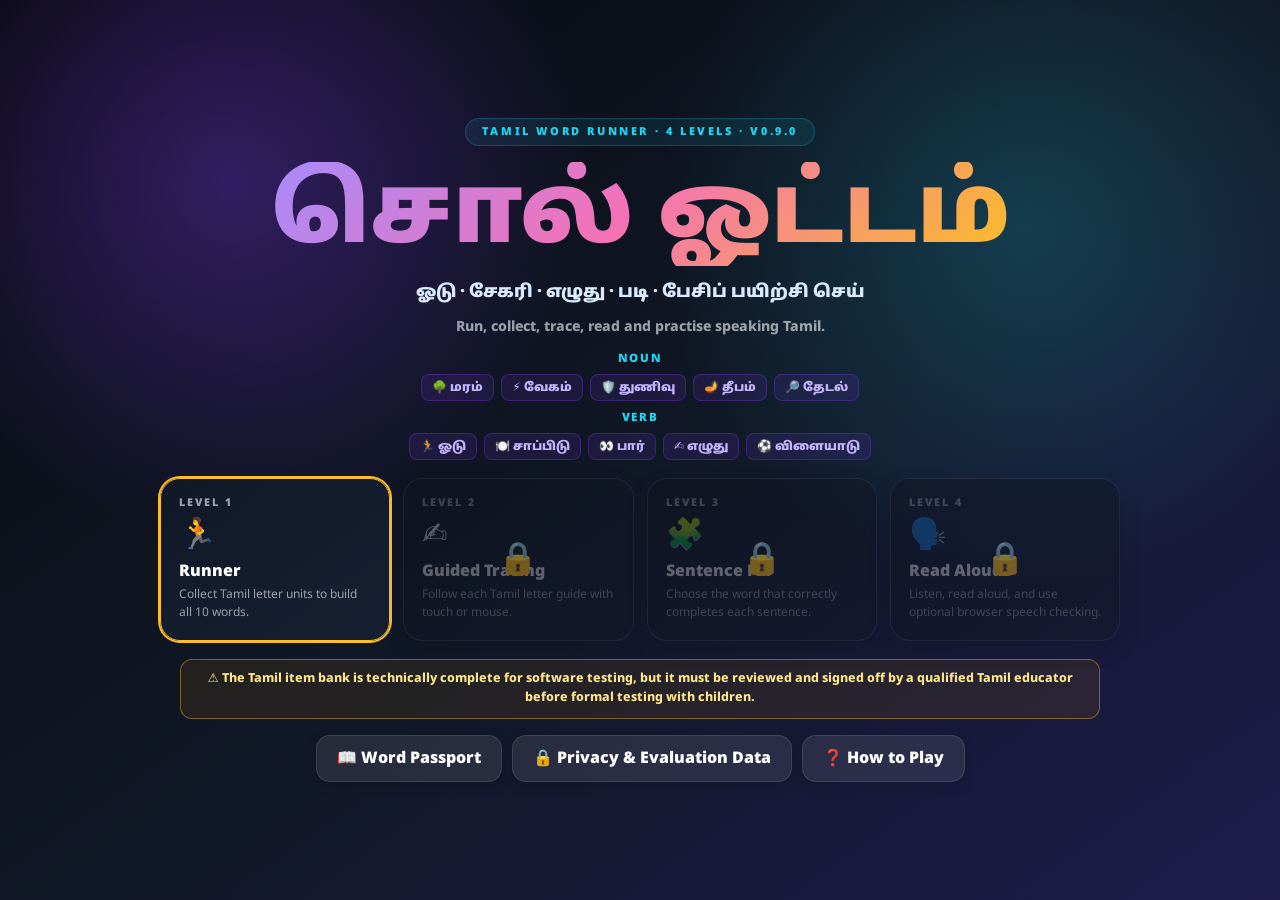
<file: index.html>
<!DOCTYPE html>
<html lang="ta">
<head>
  <meta charset="UTF-8">
  <meta name="viewport" content="width=device-width, initial-scale=1.0, viewport-fit=cover">
  <meta name="theme-color" content="#7c3aed">
  <meta name="description" content="Sol Oottam is a bilingual Tamil word-learning runner prototype for learners aged 7 to 12.">
  <title>சொல் ஓட்டம் · Tamil Word Runner</title>
  <link rel="preconnect" href="https://fonts.googleapis.com">
  <link rel="preconnect" href="https://fonts.gstatic.com" crossorigin>
  <link href="https://fonts.googleapis.com/css2?family=Fredoka:wght@600;700&family=Nunito:wght@400;700;800;900&family=Noto+Sans+Tamil:wght@400;700;800;900&display=swap" rel="stylesheet">
  <link rel="stylesheet" href="styles.css">
  <script src="words.js" defer></script>
  <script src="app.js" defer></script>
</head>
<body>
  <a class="skip-link" href="#mainContent">Skip to main content</a>
  <main id="mainContent">
    <section id="hubScreen" class="screen active" aria-labelledby="hubTitle">
      <div class="hub-shell">
        <div class="eyebrow">Tamil Word Runner · 4 Levels · v<span id="versionLabel">0.9.0</span></div>
        <h1 class="hub-title" id="hubTitle">சொல் ஓட்டம்</h1>
        <p class="hub-sub">ஓடு · சேகரி · எழுது · படி · பேசிப் பயிற்சி செய்</p>
        <p class="hub-explainer">Run, collect, trace, read and practise speaking Tamil.</p>
        <div id="homeChips" class="home-word-groups" aria-label="Tamil word bank"></div>
        <div id="levelGrid" class="level-grid" aria-label="Learning levels"></div>
        <p class="review-banner" role="note">⚠️ The Tamil item bank is technically complete for software testing, but it must be reviewed and signed off by a qualified Tamil educator before formal testing with children.</p>
        <div class="actions">
          <button type="button" class="btn" id="passportBtn">📖 Word Passport</button>
          <button type="button" class="btn" id="dataBtn">🔒 Privacy &amp; Evaluation Data</button>
          <button type="button" class="btn" id="guideBtn">❓ How to Play</button>
        </div>
      </div>
    </section>

    <section id="gameScreen" class="screen" aria-label="Level 1 runner">
      <div class="game-wrap">
        <div class="hud">
          <div class="word-progress" id="wordProgress" aria-label="Current word progress"></div>
          <div class="hud-stats">
            <div class="hud-col"><span class="hud-label">Score</span><span class="hud-val" id="scoreDisplay">0</span></div>
            <div class="hud-col"><span class="hud-label">Streak</span><span class="hud-val" id="streakDisplay">0</span></div>
            <div class="hud-col"><span class="hud-label">Lives</span><span class="hud-val lives-compact" id="livesDisplay">❤️❤️❤️</span></div>
            <button type="button" id="pauseBtn" class="btn small" aria-pressed="false">⏸ Pause</button>
            <button type="button" id="endBtn" class="btn small">⬅ Hub</button>
          </div>
        </div>
        <canvas id="gameCanvas" width="780" height="410" aria-label="Runner game canvas"></canvas>
        <div class="footer-tracker" id="footerTracker" aria-label="Collected words"></div>
      </div>
      <div class="mobile-controls" aria-label="Lane controls">
        <button type="button" id="upBtn" aria-label="Move up one lane">▲</button>
        <button type="button" id="downBtn" aria-label="Move down one lane">▼</button>
      </div>
      <p class="game-hint">Swipe ↑↓ or press Arrow/W/S keys · Catch the glowing letter · Avoid obstacles</p>
    </section>

    <section id="traceScreen" class="screen" aria-labelledby="traceHeading">
      <div class="activity-shell">
        <div class="eyebrow">Level 2 · Guided Tracing ✍️</div>
        <h2 class="panel-title" id="traceHeading">Trace: <span id="traceWord" class="accent"></span></h2>
        <div class="trace-progress" id="traceProgress" aria-label="Letter progress"></div>
        <p class="instruction">Trace the highlighted shape: <strong id="traceLetter" class="large-accent"></strong></p>
        <canvas id="traceCanvas" width="690" height="285" aria-label="Guided Tamil letter tracing canvas"></canvas>
        <p class="trace-feedback" id="traceFeedback" aria-live="polite">Trace over the large letter with your finger or mouse.</p>
        <p class="trace-metrics" id="traceMetrics">On-guide: 0% · Coverage: 0%</p>
        <div class="lives-row" id="traceLivesRow" aria-label="Lives remaining"></div>
        <div class="actions">
          <button type="button" id="clearTraceBtn" class="btn">🗑 Clear</button>
          <button type="button" id="finishTraceBtn" class="btn primary">✓ Check Trace</button>
          <button type="button" id="skipTraceLetterBtn" class="btn small">Skip Letter −❤️</button>
        </div>
        <button type="button" id="backFromTraceBtn" class="btn small">← Hub</button>
        <p class="privacy-note">This activity checks whether the stroke follows the guide. It is guided practice, not handwriting diagnosis.</p>
      </div>
    </section>

    <section id="sentenceScreen" class="screen" aria-labelledby="sentenceHeading">
      <div class="activity-shell">
        <div class="eyebrow">Level 3 · Complete the Sentences 🧩</div>
        <h2 class="visually-hidden" id="sentenceHeading">Tamil sentence completion activity</h2>
        <div class="progress-dots" id="sentenceDots" aria-label="Sentence progress"></div>
        <div class="lives-row" id="sentLivesRow" aria-label="Lives remaining"></div>
        <div class="sentence-card">
          <div class="sentence-text" id="sentenceText"></div>
          <div class="sentence-en" id="sentenceEn"></div>
        </div>
        <button type="button" id="listenSentenceBtn" class="btn small">🔊 Listen to Complete Sentence</button>
        <p id="sentFeedback" class="activity-feedback" aria-live="polite"></p>
        <div class="word-options" id="wordOptions" aria-label="Answer choices"></div>
        <button type="button" id="backFromSentBtn" class="btn small">← Hub</button>
      </div>
    </section>

    <section id="readScreen" class="screen" aria-labelledby="readHeading">
      <div class="activity-shell">
        <div class="eyebrow">Level 4 · Read Aloud Practice 🗣️</div>
        <h2 class="visually-hidden" id="readHeading">Tamil read-aloud practice</h2>
        <div class="progress-dots" id="readDots" aria-label="Read-aloud progress"></div>
        <div class="lives-row" id="readLivesRow" aria-label="Lives remaining"></div>
        <div class="read-card">
          <div class="read-sentence" id="readSentence"></div>
          <div class="read-en" id="readEn"></div>
          <div class="read-status" id="readStatus" aria-live="polite">Press Listen to hear the sentence first.</div>
          <div class="transcript-preview" id="transcriptPreview" hidden></div>
        </div>
        <div class="actions">
          <button type="button" id="listenReadBtn" class="btn">🔊 Listen</button>
          <button type="button" id="speakCheckBtn" class="btn primary" disabled>🎤 Speak &amp; Check</button>
          <button type="button" id="manualReadBtn" class="btn success" hidden disabled>✓ I Practised It</button>
          <button type="button" id="skipReadBtn" class="btn small">Skip −❤️</button>
        </div>
        <button type="button" id="backFromReadBtn" class="btn small">← Hub</button>
        <p class="privacy-note">Sol Oottam does not save audio or recognised text. Browser speech services may process microphone audio when speech checking is used.</p>
      </div>
    </section>

    <section id="resultsScreen" class="screen" aria-labelledby="resultsHeading">
      <div class="results-shell">
        <div class="eyebrow">🏆 நிலை முடிந்தது!</div>
        <h2 class="visually-hidden" id="resultsHeading">Final results</h2>
        <div class="stars-row" id="starsRow" aria-label="Stars earned"></div>
        <div class="result-label">Final Score</div>
        <div class="results-score" id="finalScore">0</div>
        <div class="results-grid" id="resultsGrid"></div>
        <div class="actions">
          <button type="button" id="playAgainBtn" class="btn primary">மீண்டும் விளையாடு</button>
          <button type="button" class="btn homeReturn">← Home</button>
        </div>
      </div>
    </section>

    <section id="passportScreen" class="screen overlay" aria-labelledby="passportHeading">
      <div class="eyebrow">Tamil Word Passport 📖</div>
      <h2 class="panel-title" id="passportHeading">Learned Words</h2>
      <p id="passportStats" class="summary-line"></p>
      <div class="passport-list" id="passportList"></div>
      <div class="actions overlay-actions">
        <button type="button" id="resetProgressBtn" class="btn danger">Reset Learning Progress</button>
        <button type="button" class="btn primary homeReturn">← Back</button>
      </div>
    </section>

    <section id="dataScreen" class="screen overlay" aria-labelledby="dataHeading">
      <div class="eyebrow">Evaluation Data 🧪</div>
      <h2 class="panel-title" id="dataHeading">Local Test Records</h2>
      <div class="data-panel">
        <label for="participantCode">Anonymous participant code</label>
        <div class="input-row">
          <input id="participantCode" type="text" maxlength="24" autocomplete="off" spellcheck="false" aria-describedby="participantHelp">
          <button type="button" id="newParticipantCodeBtn" class="btn small">Generate</button>
        </div>
        <p id="participantHelp" class="privacy-note">Use a code, not a participant's name, email address or student number.</p>
        <div id="dataStats" class="data-stats"></div>
        <p class="privacy-note">Records remain in this browser until cleared. Exports contain task events and device information, but no audio or recognised transcript.</p>
      </div>
      <div class="actions overlay-actions">
        <button type="button" id="exportCsvBtn" class="btn primary">⬇ Export CSV</button>
        <button type="button" id="exportJsonBtn" class="btn">⬇ Export JSON</button>
        <button type="button" id="clearLogsBtn" class="btn danger">Clear Evaluation Data</button>
        <button type="button" class="btn homeReturn">← Back</button>
      </div>
    </section>

    <section id="guideScreen" class="screen overlay" aria-labelledby="guideHeading">
      <div class="eyebrow">How to Play</div>
      <h2 class="panel-title" id="guideHeading">4 Levels of Tamil Learning</h2>
      <div class="guide-box">
        <ol class="guide-list">
          <li><strong>Runner 🏃:</strong> Catch the highlighted Tamil letter shown in the top bar. Avoid obstacles and collect all 10 words.</li>
          <li><strong>Guided Tracing ✍️:</strong> Trace each letter over its guide. The check considers path length, on-guide accuracy and guide coverage. It is practice rather than a formal handwriting assessment.</li>
          <li><strong>Sentence Fill 🧩:</strong> Choose the correct Tamil word to complete each sentence. Incorrect answers use one life.</li>
          <li><strong>Read Aloud Practice 🗣️:</strong> Listen, read the sentence aloud, and use Tamil browser speech checking where supported. A clearly labelled self-confirmation fallback is provided when recognition is unavailable or unreliable.</li>
          <li>Progress and evaluation events are stored locally. Use <em>Evaluation Data</em> to export CSV or JSON for testing.</li>
          <li><strong>Controls:</strong> Arrow Up/Down, W/S, on-screen arrows, or swipe up/down.</li>
        </ol>
      </div>
      <button type="button" class="btn primary homeReturn">← Back</button>
    </section>
  </main>

  <div id="toast" role="status" aria-live="polite"></div>

  <div id="revealOverlay" class="overlay modal-overlay" role="dialog" aria-modal="true" aria-labelledby="revealWord">
    <div class="eyebrow">✓ Word Collected!</div>
    <div id="revealIcon" class="reveal-icon">🌳</div>
    <div class="reveal-word" id="revealWord"></div>
    <div class="reveal-tiles" id="revealTiles"></div>
    <div class="reveal-english" id="revealEnglish"></div>
    <div class="reveal-meaning" id="revealMeaning"></div>
    <div class="reveal-example" id="revealExample"></div>
    <div class="actions">
      <button type="button" class="btn" id="listenLettersBtn">🔊 Listen to Letters</button>
      <button type="button" class="btn" id="listenWordBtn">🔊 Full Word</button>
      <button type="button" class="btn primary" id="continueBtn">Continue →</button>
    </div>
  </div>

  <div id="levelWinOverlay" class="overlay modal-overlay" role="dialog" aria-modal="true" aria-labelledby="lvlWinTitle">
    <div class="win-icon" id="lvlWinIcon">🎉</div>
    <div class="eyebrow" id="lvlWinLabel">Level Complete!</div>
    <h2 class="panel-title" id="lvlWinTitle"></h2>
    <p class="modal-copy" id="lvlWinMsg"></p>
    <div class="actions">
      <button type="button" class="btn primary" id="nextLevelBtn">Next Level →</button>
      <button type="button" class="btn homeReturn">← Hub</button>
    </div>
  </div>

  <div id="levelFailOverlay" class="overlay modal-overlay" role="dialog" aria-modal="true" aria-labelledby="failTitle">
    <div class="fail-icon">💔</div>
    <div class="eyebrow">Out of Lives!</div>
    <h2 class="panel-title" id="failTitle">Try Again</h2>
    <p class="modal-copy" id="failMsg">Keep practising.</p>
    <div class="actions">
      <button type="button" class="btn primary" id="retryBtn">🔄 Try Again</button>
      <button type="button" class="btn homeReturn">← Hub</button>
    </div>
  </div>

  <div id="confirmOverlay" class="overlay modal-overlay" role="dialog" aria-modal="true" aria-labelledby="confirmTitle">
    <div class="eyebrow">Please Confirm</div>
    <h2 class="panel-title" id="confirmTitle">Confirm action</h2>
    <p class="modal-copy" id="confirmMessage"></p>
    <div class="actions">
      <button type="button" class="btn danger" id="confirmYesBtn">Confirm</button>
      <button type="button" class="btn" id="confirmNoBtn">Cancel</button>
    </div>
  </div>

  <div id="fatalOverlay" class="overlay modal-overlay" role="alertdialog" aria-modal="true" aria-labelledby="fatalTitle">
    <div class="fail-icon">⚠️</div>
    <div class="eyebrow">Content Validation Error</div>
    <h2 class="panel-title" id="fatalTitle">The word bank could not be loaded safely.</h2>
    <pre id="fatalMessage" class="fatal-message"></pre>
  </div>
</body>
</html>
</file>
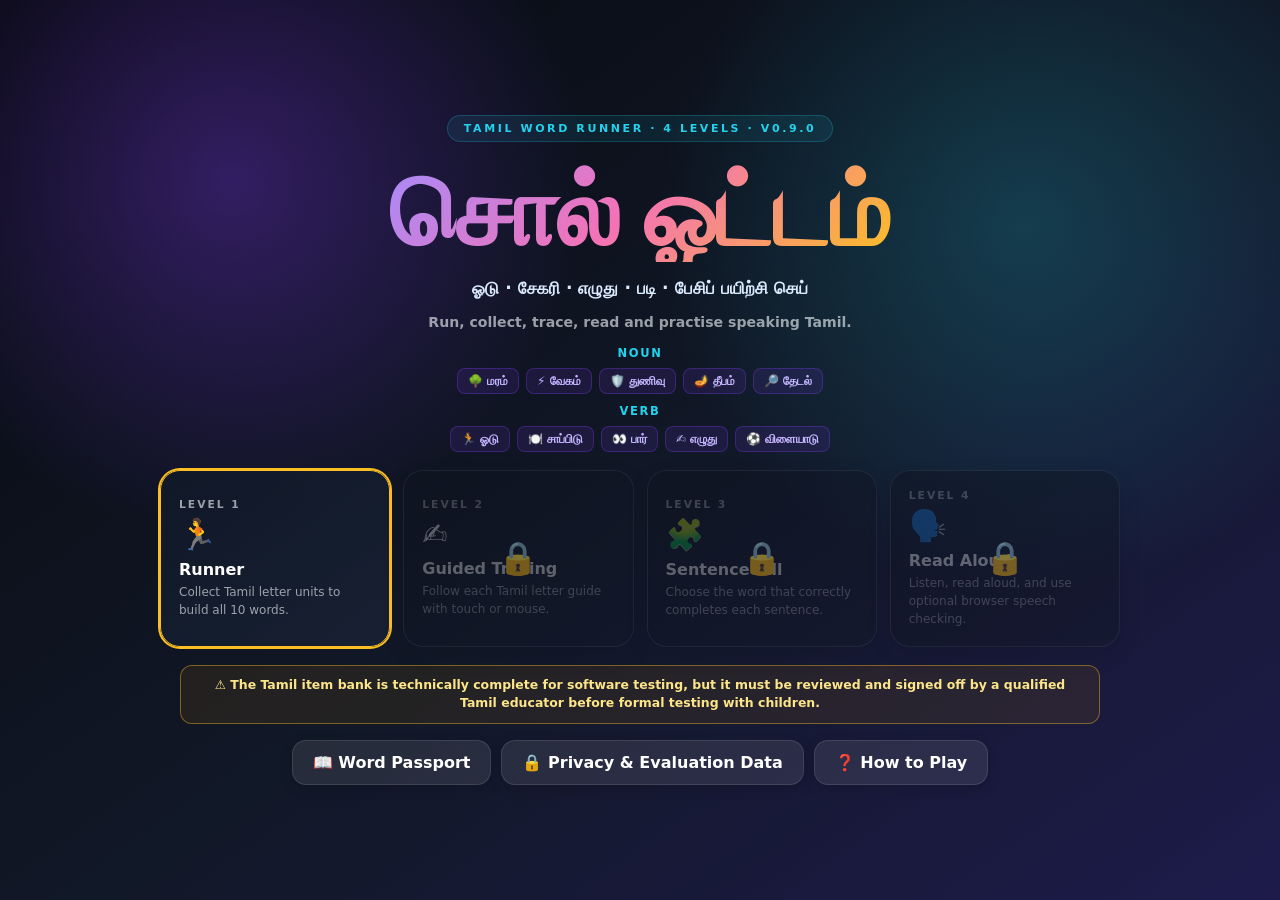
<file: sol-oottam-v0.9.0-standalone.html>
<!DOCTYPE html>
<html lang="ta">
<head>
  <meta charset="UTF-8">
  <meta name="viewport" content="width=device-width, initial-scale=1.0, viewport-fit=cover">
  <meta name="theme-color" content="#7c3aed">
  <meta name="description" content="Sol Oottam is a bilingual Tamil word-learning runner prototype for learners aged 7 to 12.">
  <title>சொல் ஓட்டம் · Tamil Word Runner v0.9.0 Standalone</title>

<style>
*,*::before,*::after{box-sizing:border-box;margin:0;padding:0}
:root{
  --bg:#07090f;--card:#111827;--card2:#172033;--border:rgba(255,255,255,.11);
  --purple:#7c3aed;--purple2:#a78bfa;--cyan:#22d3ee;--amber:#fbbf24;
  --green:#34d399;--rose:#fb7185;--text:#f1f5f9;--muted:rgba(241,245,249,.62);
  --shadow:0 16px 44px rgba(0,0,0,.35)
}
html{background:var(--bg);color-scheme:dark;scroll-behavior:smooth}
body{min-height:100dvh;overflow:hidden;background:var(--bg);color:var(--text);font-family:'Noto Sans Tamil','Nunito',system-ui,sans-serif;touch-action:manipulation}
button,input{font:inherit}
button{border:0;cursor:pointer;transition:transform .15s ease,box-shadow .15s ease,opacity .15s ease}
button:hover:not(:disabled){transform:translateY(-1px)}
button:active:not(:disabled){transform:scale(.97)}
button:disabled{opacity:.48;cursor:not-allowed}
button:focus-visible,input:focus-visible,a:focus-visible{outline:3px solid var(--cyan);outline-offset:3px}
.skip-link{position:fixed;left:12px;top:-60px;z-index:500;background:#fff;color:#111827;padding:10px 14px;border-radius:8px;font-weight:900}.skip-link:focus{top:12px}
.visually-hidden{position:absolute!important;width:1px!important;height:1px!important;padding:0!important;margin:-1px!important;overflow:hidden!important;clip:rect(0,0,0,0)!important;white-space:nowrap!important;border:0!important}
.screen{display:none;min-height:100dvh;width:100vw;align-items:center;justify-content:center;padding:22px;overflow-y:auto;overscroll-behavior:contain}.screen.active{display:flex}
.overlay{position:fixed;inset:0;z-index:50;display:none;align-items:center;justify-content:center;flex-direction:column;gap:14px;text-align:center;background:rgba(7,9,15,.975);backdrop-filter:blur(14px);padding:24px;overflow-y:auto}.overlay.active{display:flex}.modal-overlay{z-index:100}
.btn{border-radius:14px;padding:12px 20px;font-weight:900;color:white;background:rgba(255,255,255,.09);border:1px solid var(--border);box-shadow:0 4px 14px rgba(0,0,0,.14)}
.btn.primary{background:linear-gradient(135deg,var(--purple),var(--purple2));box-shadow:0 0 26px rgba(124,58,237,.35)}
.btn.success{background:linear-gradient(135deg,#047857,var(--green));color:#ecfdf5}
.btn.danger{background:#7f1d1d;color:#fee2e2;border-color:#991b1b}.btn.small{padding:8px 13px;border-radius:10px;font-size:.8rem}
.eyebrow{font-size:11px;letter-spacing:2.6px;text-transform:uppercase;color:var(--cyan);font-weight:900;background:rgba(34,211,238,.09);border:1px solid rgba(34,211,238,.22);border-radius:999px;padding:6px 16px;display:inline-flex;align-items:center;justify-content:center}
.panel-title{font-size:clamp(1.4rem,4vw,2.2rem);font-weight:900;text-align:center;line-height:1.35}.actions{display:flex;gap:10px;justify-content:center;flex-wrap:wrap}.accent{color:var(--amber)}.large-accent{color:var(--amber);font-size:1.45rem}.instruction{color:var(--muted)}
#toast{position:fixed;top:70px;left:50%;transform:translateX(-50%) scale(.94);background:rgba(15,23,42,.97);border:1px solid var(--border);border-radius:14px;color:white;padding:10px 18px;font-weight:900;opacity:0;z-index:250;pointer-events:none;transition:.18s;box-shadow:var(--shadow);max-width:min(88vw,540px);text-align:center}#toast.show{opacity:1;transform:translateX(-50%) scale(1)}

/* Hub */
#hubScreen{background:radial-gradient(circle at 18% 20%,rgba(124,58,237,.35),transparent 28%),radial-gradient(circle at 80% 25%,rgba(34,211,238,.2),transparent 30%),linear-gradient(145deg,#07090f,#111827 54%,#1e1b4b)}
.hub-shell{display:flex;flex-direction:column;align-items:center;gap:16px;width:min(960px,100%);text-align:center;padding-block:8px}
.hub-title{font-family:'Noto Sans Tamil','Fredoka',cursive;font-size:clamp(3rem,10vw,6rem);font-weight:900;line-height:1;background:linear-gradient(135deg,#a78bfa,#f472b6 48%,#fbbf24);-webkit-background-clip:text;background-clip:text;color:transparent;padding-top:.08em}
.hub-sub{color:#dbeafe;font-weight:900;font-size:clamp(.9rem,2.2vw,1.08rem)}.hub-explainer{color:var(--muted);font-weight:800;font-size:.88rem}
.home-word-groups{display:flex;flex-direction:column;align-items:center;gap:10px;width:100%}.home-category{display:flex;flex-direction:column;align-items:center;gap:8px;width:100%}.category-label{font-size:.72rem;letter-spacing:1.6px;text-transform:uppercase;color:var(--cyan);font-weight:900}.word-chips{display:flex;gap:7px;flex-wrap:wrap;justify-content:center}.word-chips span{background:rgba(124,58,237,.13);border:1px solid rgba(124,58,237,.32);border-radius:8px;padding:5px 10px;font-size:.75rem;font-weight:900;color:#c4b5fd}
.level-grid{display:grid;grid-template-columns:repeat(4,minmax(0,1fr));gap:13px;width:100%;margin-top:2px}
.level-card{min-height:155px;background:linear-gradient(145deg,rgba(17,24,39,.98),rgba(23,32,51,.96));color:var(--text);border:1px solid var(--border);border-radius:20px;padding:18px;cursor:pointer;text-align:left;position:relative;overflow:hidden;box-shadow:0 8px 26px rgba(0,0,0,.22)}
.level-card:hover:not(:disabled){box-shadow:0 14px 36px rgba(0,0,0,.4)}.level-card:disabled{opacity:.48}.level-card.active-level{border-color:var(--amber);box-shadow:0 0 0 2px var(--amber)}.level-card.done{border-color:var(--green)}.level-card.done::after{content:'✓ Done';position:absolute;top:11px;right:12px;color:var(--green);font-size:.72rem;font-weight:900;background:rgba(52,211,153,.14);padding:3px 8px;border-radius:999px}
.level-num{font-size:.67rem;letter-spacing:2px;text-transform:uppercase;color:var(--muted);font-weight:900;margin-bottom:6px}.level-icon{font-size:1.9rem;margin-bottom:7px}.level-name{font-size:1rem;font-weight:900;color:white;margin-bottom:4px}.level-desc{font-size:.75rem;color:var(--muted);line-height:1.5}.lock-icon{position:absolute;inset:0;display:grid;place-items:center;font-size:2rem;background:rgba(7,9,15,.3)}

/* Runner */
#gameScreen{padding:0;align-items:stretch;background:var(--bg)}.game-wrap{display:flex;flex-direction:column;width:min(780px,100vw);margin:0 auto;background:#05070d}.hud{display:flex;align-items:center;justify-content:space-between;gap:10px;flex-wrap:wrap;padding:9px 12px;background:var(--card);border-bottom:1px solid var(--border)}.word-progress{display:flex;align-items:center;gap:5px;flex:1;min-width:200px;flex-wrap:wrap}.wp-label{font-size:10px;text-transform:uppercase;letter-spacing:1.4px;color:var(--muted);font-weight:900;margin-right:4px}.letter-slot{width:32px;height:36px;border-radius:8px;border:2px solid rgba(255,255,255,.12);display:flex;align-items:center;justify-content:center;font-size:15px;font-weight:900;color:rgba(255,255,255,.18);transition:.2s}.letter-slot.collected{background:rgba(124,58,237,.24);border-color:var(--purple2);color:var(--purple2);transform:scale(1.04)}.letter-slot.current{border-color:var(--amber);color:var(--amber);animation:pulse 1s infinite}.hud-stats{display:flex;align-items:center;gap:9px;flex-wrap:wrap;justify-content:flex-end}.hud-col{text-align:center;min-width:43px}.hud-label{display:block;font-size:9px;letter-spacing:1.1px;text-transform:uppercase;color:var(--muted);font-weight:900}.hud-val{display:block;font-family:'Fredoka',sans-serif;color:var(--amber);font-size:21px;line-height:1.05}.lives-compact{font-family:inherit;font-size:16px;white-space:nowrap}#gameCanvas{display:block;width:100%;height:auto;background:#07090f;touch-action:none}.footer-tracker{display:grid;grid-template-columns:repeat(10,minmax(0,1fr));gap:4px;padding:8px 9px;background:rgba(0,0,0,.48);border-top:1px solid var(--border)}.word-slot{min-width:0;height:34px;border-radius:8px;border:1px dashed rgba(255,255,255,.13);display:flex;align-items:center;justify-content:center;color:rgba(255,255,255,.22);font-size:9px;font-weight:900;overflow:hidden;padding:2px}.word-slot.filled{background:rgba(124,58,237,.16);border:1px solid rgba(167,139,250,.45);color:var(--purple2);font-size:11px}.mobile-controls{position:fixed;right:max(14px,env(safe-area-inset-right));bottom:max(68px,calc(env(safe-area-inset-bottom) + 54px));display:flex;flex-direction:column;gap:10px;z-index:10}.mobile-controls button{width:58px;height:58px;border-radius:50%;font-size:1.45rem;font-weight:900;color:#3b0764;background:rgba(255,255,255,.9);box-shadow:0 10px 25px rgba(0,0,0,.3)}.game-hint{position:fixed;left:50%;bottom:max(8px,env(safe-area-inset-bottom));transform:translateX(-50%);font-size:.68rem;color:rgba(255,255,255,.45);font-weight:900;white-space:nowrap;z-index:5}.paused-banner{position:absolute;inset:0;display:grid;place-items:center;background:rgba(7,9,15,.7);font-weight:900;font-size:2rem}

/* Shared activities */
.activity-shell{display:flex;flex-direction:column;align-items:center;gap:14px;width:100%;max-width:760px;text-align:center;padding-block:8px}.progress-dots{display:flex;gap:6px;justify-content:center;flex-wrap:wrap;max-width:620px}.p-dot{width:13px;height:13px;border-radius:50%;background:rgba(255,255,255,.12);border:1px solid rgba(255,255,255,.18)}.p-dot.done{background:var(--green);border-color:var(--green)}.p-dot.cur{background:var(--amber);border-color:var(--amber);box-shadow:0 0 0 5px rgba(251,191,36,.12)}.lives-row{display:flex;gap:5px;font-size:1.45rem;justify-content:center;min-height:34px}.activity-feedback{font-weight:900;min-height:24px;font-size:.9rem}.privacy-note{font-size:.72rem;line-height:1.55;color:var(--muted);max-width:680px}

/* Reveal */
.reveal-icon{font-size:3rem}.reveal-word{font-family:'Noto Sans Tamil','Fredoka',cursive;font-size:clamp(2.8rem,11vw,5rem);font-weight:900;line-height:1.1;letter-spacing:3px;background:linear-gradient(135deg,var(--purple2),var(--cyan));-webkit-background-clip:text;background-clip:text;color:transparent}.reveal-tiles{display:flex;gap:8px;justify-content:center;flex-wrap:wrap}.tile{min-width:48px;height:52px;border-radius:11px;background:rgba(124,58,237,.2);border:2px solid rgba(167,139,250,.5);display:flex;align-items:center;justify-content:center;font-size:21px;color:var(--purple2);font-weight:900;padding:0 9px}.tile.active{background:rgba(251,191,36,.22);border-color:var(--amber);color:var(--amber);transform:translateY(-3px)}.reveal-english{font-size:1.25rem;color:var(--amber);font-weight:900}.reveal-meaning{font-size:.9rem;color:rgba(241,245,249,.78);max-width:540px;line-height:1.65}.reveal-example{font-size:.86rem;color:var(--green);max-width:560px;background:rgba(52,211,153,.08);border:1px solid rgba(52,211,153,.2);border-radius:12px;padding:9px 14px}

/* Trace */
#traceScreen{background:radial-gradient(circle at 50% 0%,rgba(124,58,237,.13),transparent 42%),var(--bg)}.trace-progress{display:flex;gap:7px;justify-content:center;flex-wrap:wrap}#traceCanvas{width:min(690px,92vw);height:min(285px,39vh);background:#fff7ed;border:3px dashed var(--amber);border-radius:18px;touch-action:none;display:block;box-shadow:var(--shadow)}.trace-feedback{min-height:24px;font-weight:900;font-size:.9rem;color:var(--muted)}.trace-feedback.bad{color:#fda4af}.trace-feedback.good{color:#86efac}.trace-metrics{font-size:.72rem;color:var(--muted);font-weight:800}

/* Sentence */
#sentenceScreen{background:radial-gradient(circle at 50% 0%,rgba(34,211,238,.14),transparent 40%),var(--bg)}.sentence-card{background:var(--card);border:1px solid var(--border);border-radius:20px;padding:22px 28px;max-width:680px;width:100%;box-shadow:var(--shadow)}.sentence-text{font-size:clamp(1.15rem,3.5vw,1.65rem);font-weight:800;line-height:1.9;color:white}.sentence-blank{display:inline-block;min-width:90px;border-bottom:3px solid var(--amber);margin:0 6px;color:var(--amber);font-weight:900;vertical-align:bottom;text-align:center}.sentence-en{font-size:.84rem;color:var(--muted);margin-top:8px;font-style:italic}.word-options{display:grid;grid-template-columns:repeat(2,minmax(160px,1fr));gap:12px;width:min(620px,100%)}.word-option{border-radius:14px;padding:14px 18px;background:rgba(255,255,255,.08);border:1px solid var(--border);color:white;font-weight:900;font-size:1.05rem}.word-option.correct{background:rgba(52,211,153,.2);border-color:var(--green);color:#a7f3d0}.word-option.wrong{background:rgba(251,113,133,.17);border-color:var(--rose);color:#fecdd3}

/* Read aloud */
#readScreen{background:radial-gradient(circle at 50% 0%,rgba(124,58,237,.2),transparent 42%),var(--bg)}.read-card{background:var(--card);border:1px solid var(--border);border-radius:20px;padding:25px;max-width:700px;width:100%;box-shadow:var(--shadow)}.read-sentence{font-size:clamp(1.15rem,3.6vw,1.65rem);line-height:1.95;font-weight:800}.read-sentence .hl{color:var(--amber);border-bottom:2px solid var(--amber)}.read-en{font-size:.84rem;color:var(--muted);font-style:italic;margin-top:9px}.read-status{margin-top:16px;border-radius:12px;background:rgba(255,255,255,.06);padding:10px 12px;color:#dbeafe;font-weight:900;font-size:.86rem}.read-status.listening{color:#fde68a;background:rgba(251,191,36,.08)}.read-status.ready{color:#a7f3d0;background:rgba(52,211,153,.08)}.read-status.bad{color:#fecdd3;background:rgba(251,113,133,.08)}.transcript-preview{margin-top:10px;font-size:.78rem;color:#cbd5e1;line-height:1.5}

/* Results */
.results-shell{display:flex;flex-direction:column;align-items:center;gap:18px;text-align:center;width:100%;max-width:760px}.stars-row{display:flex;gap:8px;font-size:3rem}.star-item{animation:starBurst .55s ease both}@keyframes starBurst{from{transform:scale(0) rotate(-30deg);opacity:0}to{transform:scale(1) rotate(0);opacity:1}}.result-label{font-size:11px;letter-spacing:2px;text-transform:uppercase;color:var(--muted);font-weight:900}.results-score{font-family:'Fredoka',sans-serif;font-size:5rem;color:var(--amber);line-height:1}.results-grid{display:grid;grid-template-columns:repeat(3,minmax(150px,1fr));gap:10px;width:100%}.stat{background:var(--card);border:1px solid var(--border);border-radius:14px;padding:12px;text-align:left}.stat strong{display:block;color:var(--muted);font-size:.72rem;text-transform:uppercase;letter-spacing:1px}.stat span{display:block;font-weight:900;font-size:1.02rem;margin-top:4px;overflow-wrap:anywhere}

/* Win/fail/confirm */
.win-icon{font-size:4rem;animation:bounce .5s infinite alternate}.fail-icon{font-size:4rem}@keyframes bounce{to{transform:translateY(-8px)}}.modal-copy{color:var(--muted);max-width:460px;line-height:1.7}.fatal-message{max-width:min(760px,92vw);max-height:44vh;overflow:auto;white-space:pre-wrap;text-align:left;background:#111827;border:1px solid var(--border);border-radius:12px;padding:14px;color:#fecdd3;font-size:.78rem}

/* Passport, guide and data */
.passport-list{display:grid;grid-template-columns:repeat(auto-fit,minmax(205px,1fr));gap:12px;width:min(930px,100%);max-height:62vh;overflow-y:auto;padding:3px}.word-card{background:rgba(255,255,255,.07);border:1px solid var(--border);border-radius:16px;padding:14px;text-align:left}.word-card strong{display:block;font-size:1.25rem;color:var(--amber);margin-bottom:5px}.word-card p{font-size:.8rem;color:#dbeafe;line-height:1.5;margin:3px 0}.summary-line{font-weight:900;color:#dbeafe;font-size:.85rem}.overlay-actions{margin-top:6px}.guide-box,.data-panel{background:rgba(255,255,255,.06);border:1px solid var(--border);border-radius:18px;padding:20px;max-width:760px;width:100%;text-align:left}.guide-list{padding-left:22px;color:#e2e8f0;line-height:1.75;font-size:.9rem}.guide-list li{margin-bottom:10px}.data-panel label{display:block;font-weight:900;color:#e2e8f0;margin-bottom:8px}.input-row{display:flex;gap:8px}.input-row input{flex:1;min-width:0;background:#0f172a;color:white;border:1px solid var(--border);border-radius:12px;padding:11px 12px}.data-stats{display:grid;grid-template-columns:repeat(3,minmax(0,1fr));gap:8px;margin:14px 0}.data-stat{background:#0f172a;border:1px solid var(--border);border-radius:12px;padding:10px}.data-stat strong{display:block;color:var(--muted);font-size:.7rem;text-transform:uppercase}.data-stat span{display:block;font-weight:900;margin-top:3px}

@keyframes pulse{50%{box-shadow:0 0 0 7px rgba(251,191,36,0)}}
@media(max-width:780px){.level-grid{grid-template-columns:repeat(2,minmax(0,1fr))}.results-grid{grid-template-columns:repeat(2,minmax(130px,1fr))}.hud{align-items:flex-start}.hud-stats{width:100%;justify-content:space-between}.footer-tracker{grid-template-columns:repeat(5,minmax(0,1fr));}.word-slot{height:27px}.game-hint{font-size:.61rem}}
@media(max-width:520px){.screen{padding:14px}.hub-shell{gap:13px}.hub-title{font-size:3.05rem}.level-card{min-height:145px;padding:15px}.word-options{grid-template-columns:1fr}.results-grid{grid-template-columns:1fr 1fr}.mobile-controls button{width:52px;height:52px}.read-card,.sentence-card{padding:18px}.data-stats{grid-template-columns:1fr}.input-row{flex-direction:column}.overlay{padding:16px}.privacy-note{font-size:.68rem}}
@media(max-height:620px) and (orientation:landscape){.hub-shell{gap:8px}.hub-title{font-size:2.6rem}.home-word-groups{display:none}.level-card{min-height:112px;padding:12px}.level-icon{font-size:1.45rem}.screen{padding:10px}.activity-shell{gap:8px}.eyebrow{padding:4px 12px}.mobile-controls{bottom:42px}.game-hint{display:none}}
@media(prefers-reduced-motion:reduce){*,*::before,*::after{animation-duration:.01ms!important;animation-iteration-count:1!important;scroll-behavior:auto!important;transition-duration:.01ms!important}}
.trace-progress .tile.completed{background:rgba(52,211,153,.17);border-color:var(--green);color:#a7f3d0}

/* Content validation notice */
.review-banner{width:min(920px,100%);margin-top:2px;padding:10px 14px;border:1px solid rgba(251,191,36,.42);border-radius:12px;background:rgba(120,83,18,.18);color:#fde68a;font-size:.78rem;font-weight:800;line-height:1.5;text-align:center}

</style>
</head>
<body>
  <a class="skip-link" href="#mainContent">Skip to main content</a>
  <main id="mainContent">
    <section id="hubScreen" class="screen active" aria-labelledby="hubTitle">
      <div class="hub-shell">
        <div class="eyebrow">Tamil Word Runner · 4 Levels · v<span id="versionLabel">0.9.0</span></div>
        <h1 class="hub-title" id="hubTitle">சொல் ஓட்டம்</h1>
        <p class="hub-sub">ஓடு · சேகரி · எழுது · படி · பேசிப் பயிற்சி செய்</p>
        <p class="hub-explainer">Run, collect, trace, read and practise speaking Tamil.</p>
        <div id="homeChips" class="home-word-groups" aria-label="Tamil word bank"></div>
        <div id="levelGrid" class="level-grid" aria-label="Learning levels"></div>
        <p class="review-banner" role="note">⚠️ The Tamil item bank is technically complete for software testing, but it must be reviewed and signed off by a qualified Tamil educator before formal testing with children.</p>
        <div class="actions">
          <button type="button" class="btn" id="passportBtn">📖 Word Passport</button>
          <button type="button" class="btn" id="dataBtn">🔒 Privacy &amp; Evaluation Data</button>
          <button type="button" class="btn" id="guideBtn">❓ How to Play</button>
        </div>
      </div>
    </section>

    <section id="gameScreen" class="screen" aria-label="Level 1 runner">
      <div class="game-wrap">
        <div class="hud">
          <div class="word-progress" id="wordProgress" aria-label="Current word progress"></div>
          <div class="hud-stats">
            <div class="hud-col"><span class="hud-label">Score</span><span class="hud-val" id="scoreDisplay">0</span></div>
            <div class="hud-col"><span class="hud-label">Streak</span><span class="hud-val" id="streakDisplay">0</span></div>
            <div class="hud-col"><span class="hud-label">Lives</span><span class="hud-val lives-compact" id="livesDisplay">❤️❤️❤️</span></div>
            <button type="button" id="pauseBtn" class="btn small" aria-pressed="false">⏸ Pause</button>
            <button type="button" id="endBtn" class="btn small">⬅ Hub</button>
          </div>
        </div>
        <canvas id="gameCanvas" width="780" height="410" aria-label="Runner game canvas"></canvas>
        <div class="footer-tracker" id="footerTracker" aria-label="Collected words"></div>
      </div>
      <div class="mobile-controls" aria-label="Lane controls">
        <button type="button" id="upBtn" aria-label="Move up one lane">▲</button>
        <button type="button" id="downBtn" aria-label="Move down one lane">▼</button>
      </div>
      <p class="game-hint">Swipe ↑↓ or press Arrow/W/S keys · Catch the glowing letter · Avoid obstacles</p>
    </section>

    <section id="traceScreen" class="screen" aria-labelledby="traceHeading">
      <div class="activity-shell">
        <div class="eyebrow">Level 2 · Guided Tracing ✍️</div>
        <h2 class="panel-title" id="traceHeading">Trace: <span id="traceWord" class="accent"></span></h2>
        <div class="trace-progress" id="traceProgress" aria-label="Letter progress"></div>
        <p class="instruction">Trace the highlighted shape: <strong id="traceLetter" class="large-accent"></strong></p>
        <canvas id="traceCanvas" width="690" height="285" aria-label="Guided Tamil letter tracing canvas"></canvas>
        <p class="trace-feedback" id="traceFeedback" aria-live="polite">Trace over the large letter with your finger or mouse.</p>
        <p class="trace-metrics" id="traceMetrics">On-guide: 0% · Coverage: 0%</p>
        <div class="lives-row" id="traceLivesRow" aria-label="Lives remaining"></div>
        <div class="actions">
          <button type="button" id="clearTraceBtn" class="btn">🗑 Clear</button>
          <button type="button" id="finishTraceBtn" class="btn primary">✓ Check Trace</button>
          <button type="button" id="skipTraceLetterBtn" class="btn small">Skip Letter −❤️</button>
        </div>
        <button type="button" id="backFromTraceBtn" class="btn small">← Hub</button>
        <p class="privacy-note">This activity checks whether the stroke follows the guide. It is guided practice, not handwriting diagnosis.</p>
      </div>
    </section>

    <section id="sentenceScreen" class="screen" aria-labelledby="sentenceHeading">
      <div class="activity-shell">
        <div class="eyebrow">Level 3 · Complete the Sentences 🧩</div>
        <h2 class="visually-hidden" id="sentenceHeading">Tamil sentence completion activity</h2>
        <div class="progress-dots" id="sentenceDots" aria-label="Sentence progress"></div>
        <div class="lives-row" id="sentLivesRow" aria-label="Lives remaining"></div>
        <div class="sentence-card">
          <div class="sentence-text" id="sentenceText"></div>
          <div class="sentence-en" id="sentenceEn"></div>
        </div>
        <button type="button" id="listenSentenceBtn" class="btn small">🔊 Listen to Complete Sentence</button>
        <p id="sentFeedback" class="activity-feedback" aria-live="polite"></p>
        <div class="word-options" id="wordOptions" aria-label="Answer choices"></div>
        <button type="button" id="backFromSentBtn" class="btn small">← Hub</button>
      </div>
    </section>

    <section id="readScreen" class="screen" aria-labelledby="readHeading">
      <div class="activity-shell">
        <div class="eyebrow">Level 4 · Read Aloud Practice 🗣️</div>
        <h2 class="visually-hidden" id="readHeading">Tamil read-aloud practice</h2>
        <div class="progress-dots" id="readDots" aria-label="Read-aloud progress"></div>
        <div class="lives-row" id="readLivesRow" aria-label="Lives remaining"></div>
        <div class="read-card">
          <div class="read-sentence" id="readSentence"></div>
          <div class="read-en" id="readEn"></div>
          <div class="read-status" id="readStatus" aria-live="polite">Press Listen to hear the sentence first.</div>
          <div class="transcript-preview" id="transcriptPreview" hidden></div>
        </div>
        <div class="actions">
          <button type="button" id="listenReadBtn" class="btn">🔊 Listen</button>
          <button type="button" id="speakCheckBtn" class="btn primary" disabled>🎤 Speak &amp; Check</button>
          <button type="button" id="manualReadBtn" class="btn success" hidden disabled>✓ I Practised It</button>
          <button type="button" id="skipReadBtn" class="btn small">Skip −❤️</button>
        </div>
        <button type="button" id="backFromReadBtn" class="btn small">← Hub</button>
        <p class="privacy-note">Sol Oottam does not save audio or recognised text. Browser speech services may process microphone audio when speech checking is used.</p>
      </div>
    </section>

    <section id="resultsScreen" class="screen" aria-labelledby="resultsHeading">
      <div class="results-shell">
        <div class="eyebrow">🏆 நிலை முடிந்தது!</div>
        <h2 class="visually-hidden" id="resultsHeading">Final results</h2>
        <div class="stars-row" id="starsRow" aria-label="Stars earned"></div>
        <div class="result-label">Final Score</div>
        <div class="results-score" id="finalScore">0</div>
        <div class="results-grid" id="resultsGrid"></div>
        <div class="actions">
          <button type="button" id="playAgainBtn" class="btn primary">மீண்டும் விளையாடு</button>
          <button type="button" class="btn homeReturn">← Home</button>
        </div>
      </div>
    </section>

    <section id="passportScreen" class="screen overlay" aria-labelledby="passportHeading">
      <div class="eyebrow">Tamil Word Passport 📖</div>
      <h2 class="panel-title" id="passportHeading">Learned Words</h2>
      <p id="passportStats" class="summary-line"></p>
      <div class="passport-list" id="passportList"></div>
      <div class="actions overlay-actions">
        <button type="button" id="resetProgressBtn" class="btn danger">Reset Learning Progress</button>
        <button type="button" class="btn primary homeReturn">← Back</button>
      </div>
    </section>

    <section id="dataScreen" class="screen overlay" aria-labelledby="dataHeading">
      <div class="eyebrow">Evaluation Data 🧪</div>
      <h2 class="panel-title" id="dataHeading">Local Test Records</h2>
      <div class="data-panel">
        <label for="participantCode">Anonymous participant code</label>
        <div class="input-row">
          <input id="participantCode" type="text" maxlength="24" autocomplete="off" spellcheck="false" aria-describedby="participantHelp">
          <button type="button" id="newParticipantCodeBtn" class="btn small">Generate</button>
        </div>
        <p id="participantHelp" class="privacy-note">Use a code, not a participant's name, email address or student number.</p>
        <div id="dataStats" class="data-stats"></div>
        <p class="privacy-note">Records remain in this browser until cleared. Exports contain task events and device information, but no audio or recognised transcript.</p>
      </div>
      <div class="actions overlay-actions">
        <button type="button" id="exportCsvBtn" class="btn primary">⬇ Export CSV</button>
        <button type="button" id="exportJsonBtn" class="btn">⬇ Export JSON</button>
        <button type="button" id="clearLogsBtn" class="btn danger">Clear Evaluation Data</button>
        <button type="button" class="btn homeReturn">← Back</button>
      </div>
    </section>

    <section id="guideScreen" class="screen overlay" aria-labelledby="guideHeading">
      <div class="eyebrow">How to Play</div>
      <h2 class="panel-title" id="guideHeading">4 Levels of Tamil Learning</h2>
      <div class="guide-box">
        <ol class="guide-list">
          <li><strong>Runner 🏃:</strong> Catch the highlighted Tamil letter shown in the top bar. Avoid obstacles and collect all 10 words.</li>
          <li><strong>Guided Tracing ✍️:</strong> Trace each letter over its guide. The check considers path length, on-guide accuracy and guide coverage. It is practice rather than a formal handwriting assessment.</li>
          <li><strong>Sentence Fill 🧩:</strong> Choose the correct Tamil word to complete each sentence. Incorrect answers use one life.</li>
          <li><strong>Read Aloud Practice 🗣️:</strong> Listen, read the sentence aloud, and use Tamil browser speech checking where supported. A clearly labelled self-confirmation fallback is provided when recognition is unavailable or unreliable.</li>
          <li>Progress and evaluation events are stored locally. Use <em>Evaluation Data</em> to export CSV or JSON for testing.</li>
          <li><strong>Controls:</strong> Arrow Up/Down, W/S, on-screen arrows, or swipe up/down.</li>
        </ol>
      </div>
      <button type="button" class="btn primary homeReturn">← Back</button>
    </section>
  </main>

  <div id="toast" role="status" aria-live="polite"></div>

  <div id="revealOverlay" class="overlay modal-overlay" role="dialog" aria-modal="true" aria-labelledby="revealWord">
    <div class="eyebrow">✓ Word Collected!</div>
    <div id="revealIcon" class="reveal-icon">🌳</div>
    <div class="reveal-word" id="revealWord"></div>
    <div class="reveal-tiles" id="revealTiles"></div>
    <div class="reveal-english" id="revealEnglish"></div>
    <div class="reveal-meaning" id="revealMeaning"></div>
    <div class="reveal-example" id="revealExample"></div>
    <div class="actions">
      <button type="button" class="btn" id="listenLettersBtn">🔊 Listen to Letters</button>
      <button type="button" class="btn" id="listenWordBtn">🔊 Full Word</button>
      <button type="button" class="btn primary" id="continueBtn">Continue →</button>
    </div>
  </div>

  <div id="levelWinOverlay" class="overlay modal-overlay" role="dialog" aria-modal="true" aria-labelledby="lvlWinTitle">
    <div class="win-icon" id="lvlWinIcon">🎉</div>
    <div class="eyebrow" id="lvlWinLabel">Level Complete!</div>
    <h2 class="panel-title" id="lvlWinTitle"></h2>
    <p class="modal-copy" id="lvlWinMsg"></p>
    <div class="actions">
      <button type="button" class="btn primary" id="nextLevelBtn">Next Level →</button>
      <button type="button" class="btn homeReturn">← Hub</button>
    </div>
  </div>

  <div id="levelFailOverlay" class="overlay modal-overlay" role="dialog" aria-modal="true" aria-labelledby="failTitle">
    <div class="fail-icon">💔</div>
    <div class="eyebrow">Out of Lives!</div>
    <h2 class="panel-title" id="failTitle">Try Again</h2>
    <p class="modal-copy" id="failMsg">Keep practising.</p>
    <div class="actions">
      <button type="button" class="btn primary" id="retryBtn">🔄 Try Again</button>
      <button type="button" class="btn homeReturn">← Hub</button>
    </div>
  </div>

  <div id="confirmOverlay" class="overlay modal-overlay" role="dialog" aria-modal="true" aria-labelledby="confirmTitle">
    <div class="eyebrow">Please Confirm</div>
    <h2 class="panel-title" id="confirmTitle">Confirm action</h2>
    <p class="modal-copy" id="confirmMessage"></p>
    <div class="actions">
      <button type="button" class="btn danger" id="confirmYesBtn">Confirm</button>
      <button type="button" class="btn" id="confirmNoBtn">Cancel</button>
    </div>
  </div>

  <div id="fatalOverlay" class="overlay modal-overlay" role="alertdialog" aria-modal="true" aria-labelledby="fatalTitle">
    <div class="fail-icon">⚠️</div>
    <div class="eyebrow">Content Validation Error</div>
    <h2 class="panel-title" id="fatalTitle">The word bank could not be loaded safely.</h2>
    <pre id="fatalMessage" class="fatal-message"></pre>
  </div>

<script>
'use strict';

/**
 * Curated prototype word bank.
 *
 * IMPORTANT: The Tamil content is complete enough for software testing, but it
 * must still be reviewed and signed off by a qualified Tamil educator before
 * formal testing with children.
 */
const WORDS = [
  {
    id: 'maram',
    tamil: 'மரம்',
    letters: ['ம', 'ர', 'ம்'],
    english: 'Tree',
    partOfSpeech: 'Noun',
    category: 'Nature',
    difficulty: 1,
    icon: '🌳',
    meaning: 'தண்டு, கிளைகள், இலைகள் கொண்ட பெரிய தாவரம்.',
    example: 'எங்கள் வீட்டின் முன் ஒரு பெரிய மரம் உள்ளது.',
    sentence: 'பூங்காவில் ஒரு உயரமான ___ உள்ளது.',
    sentenceEn: 'There is a tall ___ in the park.',
    acceptedSpeechVariants: [
      'பூங்காவில் ஒரு உயரமான மரம் உள்ளது',
      'பூங்காவில் உயரமான மரம் உள்ளது'
    ],
    distractors: ['தீபம்', 'வேகம்', 'தேடல்'],
    feedback: {
      correct: 'சரி! மரம் என்பது tree.',
      hint: 'பூங்காவில் வளரக்கூடிய பெரிய தாவரத்தை நினைவில் கொள்.'
    }
  },
  {
    id: 'vegam',
    tamil: 'வேகம்',
    letters: ['வே', 'க', 'ம்'],
    english: 'Speed',
    partOfSpeech: 'Noun',
    category: 'Action',
    difficulty: 1,
    icon: '⚡',
    meaning: 'ஒரு இயக்கம் எவ்வளவு விரைவாக நடைபெறுகிறது என்பதைச் சொல்வது.',
    example: 'அவன் அதிக வேகத்தில் ஓடினான்.',
    sentence: 'இந்த வாகனத்தின் ___ அதிகம்.',
    sentenceEn: 'The ___ of this vehicle is high.',
    acceptedSpeechVariants: [
      'இந்த வாகனத்தின் வேகம் அதிகம்',
      'வாகனத்தின் வேகம் அதிகம்'
    ],
    distractors: ['மரம்', 'துணிவு', 'தேடல்'],
    feedback: {
      correct: 'சரி! வேகம் என்பது speed.',
      hint: 'ஒரு பொருள் எவ்வளவு விரைவாக நகர்கிறது என்பதை நினைத்துப் பார்.'
    }
  },
  {
    id: 'thunivu',
    tamil: 'துணிவு',
    letters: ['து', 'ணி', 'வு'],
    english: 'Courage',
    partOfSpeech: 'Noun',
    category: 'Values',
    difficulty: 1,
    icon: '🛡️',
    meaning: 'அச்சம் இருந்தாலும் சரியான செயலைச் செய்யும் மனவலிமை.',
    example: 'சிரமத்தை சமாளிக்க துணிவு தேவை.',
    sentence: 'சிரமத்தை எதிர்கொள்ள ___ தேவை.',
    sentenceEn: '___ is needed to face difficulty.',
    acceptedSpeechVariants: [
      'சிரமத்தை எதிர்கொள்ள துணிவு தேவை',
      'சிரமத்தைச் சந்திக்க துணிவு தேவை'
    ],
    distractors: ['வேகம்', 'மரம்', 'தீபம்'],
    feedback: {
      correct: 'சரி! துணிவு என்பது courage.',
      hint: 'அச்சத்தை எதிர்கொள்ள உதவும் மனவலிமையை நினைத்துப் பார்.'
    }
  },
  {
    id: 'theepam',
    tamil: 'தீபம்',
    letters: ['தீ', 'ப', 'ம்'],
    english: 'Lamp',
    partOfSpeech: 'Noun',
    category: 'Culture',
    difficulty: 1,
    icon: '🪔',
    meaning: 'ஒளி தருவதற்காக ஏற்றப்படும் விளக்கு அல்லது சுடர்.',
    example: 'திருவிழாவில் தீபம் ஏற்றினோம்.',
    sentence: 'விழாவில் அழகான ___ ஏற்றப்பட்டது.',
    sentenceEn: 'A beautiful ___ was lit at the celebration.',
    acceptedSpeechVariants: [
      'விழாவில் அழகான தீபம் ஏற்றப்பட்டது',
      'திருவிழாவில் அழகான தீபம் ஏற்றப்பட்டது'
    ],
    distractors: ['மரம்', 'தேடல்', 'வேகம்'],
    feedback: {
      correct: 'சரி! தீபம் என்பது lamp.',
      hint: 'ஒளி தருவதற்காக ஏற்றப்படும் பொருளை நினைத்துப் பார்.'
    }
  },
  {
    id: 'thedal',
    tamil: 'தேடல்',
    letters: ['தே', 'ட', 'ல்'],
    english: 'Search',
    partOfSpeech: 'Noun',
    category: 'Thinking',
    difficulty: 2,
    icon: '🔎',
    meaning: 'ஒரு பொருள் அல்லது பதிலை கண்டுபிடிக்க முயல்வது.',
    example: 'காணாமல் போன புத்தகத்திற்கான தேடல் தொடர்கிறது.',
    sentence: 'பதில் கிடைக்கும் வரை ___ தொடர்ந்தது.',
    sentenceEn: 'The ___ continued until the answer was found.',
    acceptedSpeechVariants: [
      'பதில் கிடைக்கும் வரை தேடல் தொடர்ந்தது',
      'பதில் கிடைக்கும்வரை தேடல் தொடர்ந்தது'
    ],
    distractors: ['துணிவு', 'தீபம்', 'மரம்'],
    feedback: {
      correct: 'சரி! தேடல் என்பது search.',
      hint: 'காணாமல் போன ஒன்றைக் கண்டுபிடிக்க செய்யும் முயற்சியை நினைத்துப் பார்.'
    }
  },
  {
    id: 'odu',
    tamil: 'ஓடு',
    letters: ['ஓ', 'டு'],
    english: 'Run',
    partOfSpeech: 'Verb',
    category: 'Movement',
    difficulty: 1,
    icon: '🏃',
    meaning: 'கால்களால் விரைவாகச் செல்வது.',
    example: 'நான் காலையில் பூங்காவில் ஓடுகிறேன்.',
    sentence: 'நீ போட்டியில் வேகமாக ___.',
    sentenceEn: '___ fast in the race.',
    acceptedSpeechVariants: [
      'நீ போட்டியில் வேகமாக ஓடு',
      'போட்டியில் வேகமாக ஓடு'
    ],
    distractors: ['பார்', 'எழுது', 'சாப்பிடு'],
    feedback: {
      correct: 'சரி! ஓடு என்பது run.',
      hint: 'கால்களால் வேகமாக நகரும் செயலை நினைத்துப் பார்.'
    }
  },
  {
    id: 'saappidu',
    tamil: 'சாப்பிடு',
    letters: ['சா', 'ப்', 'பி', 'டு'],
    english: 'Eat',
    partOfSpeech: 'Verb',
    category: 'Daily Life',
    difficulty: 2,
    icon: '🍽️',
    meaning: 'உணவை உட்கொள்வது.',
    example: 'நான் தினமும் பழம் சாப்பிடுகிறேன்.',
    sentence: 'உடல் நலத்திற்கு பழங்களை ___.',
    sentenceEn: '___ fruits for good health.',
    acceptedSpeechVariants: [
      'உடல் நலத்திற்கு பழங்களை சாப்பிடு',
      'உடல்நலத்திற்கு பழங்களை சாப்பிடு'
    ],
    distractors: ['ஓடு', 'பார்', 'எழுது'],
    feedback: {
      correct: 'சரி! சாப்பிடு என்பது eat.',
      hint: 'உணவை உட்கொள்ளும் செயலை நினைத்துப் பார்.'
    }
  },
  {
    id: 'paar',
    tamil: 'பார்',
    letters: ['பா', 'ர்'],
    english: 'Look / See',
    partOfSpeech: 'Verb',
    category: 'Senses',
    difficulty: 1,
    icon: '👀',
    meaning: 'கண்களால் காண்பது அல்லது கவனிப்பது.',
    example: 'வானத்தில் உள்ள நிலாவைப் பார்.',
    sentence: 'அந்த அழகான ஓவியத்தை ___.',
    sentenceEn: '___ at that beautiful painting.',
    acceptedSpeechVariants: [
      'அந்த அழகான ஓவியத்தை பார்',
      'அழகான ஓவியத்தை பார்'
    ],
    distractors: ['ஓடு', 'எழுது', 'விளையாடு'],
    feedback: {
      correct: 'சரி! பார் என்பது look or see.',
      hint: 'கண்களால் கவனிக்கும் செயலை நினைத்துப் பார்.'
    }
  },
  {
    id: 'ezhuthu',
    tamil: 'எழுது',
    letters: ['எ', 'ழு', 'து'],
    english: 'Write',
    partOfSpeech: 'Verb',
    category: 'Learning',
    difficulty: 2,
    icon: '✍️',
    meaning: 'எழுத்துகள் அல்லது சொற்களைப் பதிவு செய்வது.',
    example: 'உன் பெயரைத் தெளிவாக எழுது.',
    sentence: 'பதில் தாளில் உன் பெயரை ___.',
    sentenceEn: '___ your name on the answer sheet.',
    acceptedSpeechVariants: [
      'பதில் தாளில் உன் பெயரை எழுது',
      'உன் பெயரை பதில் தாளில் எழுது'
    ],
    distractors: ['பார்', 'ஓடு', 'சாப்பிடு'],
    feedback: {
      correct: 'சரி! எழுது என்பது write.',
      hint: 'எழுத்துகளைப் பதிவு செய்யும் செயலை நினைத்துப் பார்.'
    }
  },
  {
    id: 'vilaiyaadu',
    tamil: 'விளையாடு',
    letters: ['வி', 'ளை', 'யா', 'டு'],
    english: 'Play',
    partOfSpeech: 'Verb',
    category: 'Recreation',
    difficulty: 2,
    icon: '⚽',
    meaning: 'மகிழ்ச்சிக்காக ஒரு விளையாட்டில் ஈடுபடுவது.',
    example: 'குழந்தைகள் மைதானத்தில் விளையாடுகிறார்கள்.',
    sentence: 'நண்பர்களுடன் பாதுகாப்பாக ___.',
    sentenceEn: '___ safely with your friends.',
    acceptedSpeechVariants: [
      'நண்பர்களுடன் பாதுகாப்பாக விளையாடு',
      'உன் நண்பர்களுடன் பாதுகாப்பாக விளையாடு'
    ],
    distractors: ['எழுது', 'பார்', 'ஓடு'],
    feedback: {
      correct: 'சரி! விளையாடு என்பது play.',
      hint: 'நண்பர்களுடன் மகிழ்ச்சியாகச் செய்யும் செயலை நினைத்துப் பார்.'
    }
  }
];

const DECOY_POOL = [
  'அ', 'ஆ', 'இ', 'ஈ', 'உ', 'ஊ', 'எ', 'ஏ', 'ஐ', 'ஒ', 'ஓ',
  'க', 'ச', 'ட', 'த', 'ந', 'ப', 'ம', 'ய', 'ர', 'ல', 'வ',
  'ழ', 'ள', 'ற', 'ன', 'கு', 'தி', 'நு', 'பு', 'மை', 'லை'
];

function deepFreeze(value) {
  if (!value || typeof value !== 'object' || Object.isFrozen(value)) return value;
  Object.freeze(value);
  Object.values(value).forEach(deepFreeze);
  return value;
}

deepFreeze(WORDS);
deepFreeze(DECOY_POOL);

const SOL_OOTTAM_DATA = deepFreeze({ WORDS, DECOY_POOL });

if (typeof window !== 'undefined') {
  window.SOL_OOTTAM_DATA = SOL_OOTTAM_DATA;
}

if (typeof module !== 'undefined' && module.exports) {
  module.exports = SOL_OOTTAM_DATA;
}

</script>
<script>
'use strict';

(() => {
  const APP_VERSION = '0.9.0';
  const PROGRESS_KEY = 'solOottamProgressV2';
  const LOG_KEY = 'solOottamEvaluationV1';
  const SETTINGS_KEY = 'solOottamSettingsV1';
  const LEGACY_PROGRESS_KEYS = ['twRunner4L', 'solOottam3'];
  const MAX_LIVES = 3;
  const MAX_LOG_EVENTS = 5000;

  const data = window.SOL_OOTTAM_DATA;
  if (!data) {
    showFatalEarly('words.js did not load. Confirm that index.html, words.js and app.js are in the same folder.');
    return;
  }
  const { WORDS, DECOY_POOL } = data;

  const $ = (id) => document.getElementById(id);
  const SCREENS = [
    'hubScreen', 'gameScreen', 'traceScreen', 'sentenceScreen', 'readScreen',
    'resultsScreen', 'passportScreen', 'dataScreen', 'guideScreen'
  ];
  const MODAL_OVERLAYS = ['revealOverlay', 'levelWinOverlay', 'levelFailOverlay', 'confirmOverlay', 'fatalOverlay'];

  let toastTimer = null;
  const timers = new Set();
  let confirmCallback = null;
  let lastFocusedElement = null;
  let activeRecognition = null;
  let cachedSettings = null;
  const SESSION_ID = createId('session');
  const SESSION_STARTED_AT = new Date().toISOString();

  function showFatalEarly(message) {
    const overlay = document.getElementById('fatalOverlay');
    const output = document.getElementById('fatalMessage');
    if (output) output.textContent = message;
    if (overlay) overlay.classList.add('active');
    else document.body.textContent = message;
  }

  function createId(prefix = 'id') {
    if (window.crypto && typeof window.crypto.randomUUID === 'function') {
      return `${prefix}-${window.crypto.randomUUID()}`;
    }
    return `${prefix}-${Date.now().toString(36)}-${Math.random().toString(36).slice(2, 10)}`;
  }

  function later(fn, delay) {
    const id = window.setTimeout(() => {
      timers.delete(id);
      fn();
    }, delay);
    timers.add(id);
    return id;
  }

  function clearTimers() {
    timers.forEach((id) => window.clearTimeout(id));
    timers.clear();
  }

  function safeCancelSpeech() {
    if ('speechSynthesis' in window) {
      try { window.speechSynthesis.cancel(); } catch (_) { /* no-op */ }
    }
  }

  function stopRecognition() {
    if (activeRecognition) {
      try {
        activeRecognition.onresult = null;
        activeRecognition.onerror = null;
        activeRecognition.onend = null;
        activeRecognition.abort();
      } catch (_) { /* no-op */ }
      activeRecognition = null;
    }
  }

  function speak(text, rate = 0.76, onEnd = null) {
    if (!('speechSynthesis' in window) || typeof window.SpeechSynthesisUtterance !== 'function') {
      if (onEnd) later(onEnd, 100);
      return false;
    }
    safeCancelSpeech();
    const utterance = new SpeechSynthesisUtterance(text);
    utterance.lang = 'ta-IN';
    utterance.rate = rate;
    const voices = window.speechSynthesis.getVoices?.() || [];
    const tamilVoice = voices.find((voice) => String(voice.lang).toLowerCase().startsWith('ta'));
    if (tamilVoice) utterance.voice = tamilVoice;
    if (onEnd) utterance.onend = onEnd;
    utterance.onerror = () => { if (onEnd) onEnd(); };
    try {
      window.speechSynthesis.speak(utterance);
      return true;
    } catch (_) {
      if (onEnd) later(onEnd, 100);
      return false;
    }
  }

  function toast(message, duration = 1050) {
    const el = $('toast');
    el.textContent = message;
    el.classList.add('show');
    window.clearTimeout(toastTimer);
    toastTimer = window.setTimeout(() => el.classList.remove('show'), duration);
  }

  function rand(items) {
    return items[Math.floor(Math.random() * items.length)];
  }

  function shuffle(items) {
    const copy = [...items];
    for (let i = copy.length - 1; i > 0; i -= 1) {
      const j = Math.floor(Math.random() * (i + 1));
      [copy[i], copy[j]] = [copy[j], copy[i]];
    }
    return copy;
  }

  function validateWordBank() {
    const errors = [];
    const required = [
      'id', 'tamil', 'letters', 'english', 'partOfSpeech', 'category', 'difficulty',
      'meaning', 'example', 'sentence', 'sentenceEn', 'acceptedSpeechVariants',
      'distractors', 'feedback', 'icon'
    ];
    const ids = new Set();
    const tamilWords = new Set(WORDS.map((word) => word.tamil));

    if (WORDS.length !== 10) errors.push(`Expected 10 words, found ${WORDS.length}.`);

    WORDS.forEach((word, index) => {
      required.forEach((field) => {
        if (word[field] === undefined || word[field] === null || word[field] === '') {
          errors.push(`Word ${index + 1} is missing "${field}".`);
        }
      });
      if (ids.has(word.id)) errors.push(`Duplicate id: ${word.id}.`);
      ids.add(word.id);
      if (!Array.isArray(word.letters) || word.letters.length < 2) {
        errors.push(`${word.id}: letters must contain at least two grapheme units.`);
      } else if (word.letters.join('').normalize('NFC') !== word.tamil.normalize('NFC')) {
        errors.push(`${word.id}: letters do not join to the Tamil word.`);
      }
      if ((word.sentence.match(/___/g) || []).length !== 1) {
        errors.push(`${word.id}: sentence must contain exactly one ___ placeholder.`);
      }
      if ((word.sentenceEn.match(/___/g) || []).length !== 1) {
        errors.push(`${word.id}: sentenceEn must contain exactly one ___ placeholder.`);
      }
      if (!Array.isArray(word.acceptedSpeechVariants) || word.acceptedSpeechVariants.length < 1) {
        errors.push(`${word.id}: at least one speech variant is required.`);
      }
      if (!Array.isArray(word.distractors) || word.distractors.length < 3) {
        errors.push(`${word.id}: at least three distractors are required.`);
      } else {
        word.distractors.forEach((distractor) => {
          if (!tamilWords.has(distractor)) errors.push(`${word.id}: unknown distractor "${distractor}".`);
          if (distractor === word.tamil) errors.push(`${word.id}: a distractor cannot equal the answer.`);
        });
      }
      if (!word.feedback || !word.feedback.correct || !word.feedback.hint) {
        errors.push(`${word.id}: feedback.correct and feedback.hint are required.`);
      }
    });

    return errors;
  }

  function defaultProgress() {
    return {
      version: 2,
      levelsComplete: [false, false, false, false],
      learned: [],
      bestScore: 0,
      tracedWords: 0,
      tracedLetters: 0,
      spokenPractice: 0,
      speechRecognized: 0,
      manualSpeechConfirmations: 0,
      stars: 0,
      lastPlayedAt: null
    };
  }

  function normalizeProgress(raw) {
    const base = defaultProgress();
    const source = raw && typeof raw === 'object' ? raw : {};
    const levels = Array.isArray(source.levelsComplete) ? source.levelsComplete : [];
    return {
      ...base,
      ...source,
      version: 2,
      levelsComplete: Array.from({ length: 4 }, (_, i) => Boolean(levels[i])),
      learned: Array.isArray(source.learned)
        ? [...new Set(source.learned.filter((item) => WORDS.some((word) => word.tamil === item)))]
        : [],
      bestScore: Math.max(0, Number(source.bestScore) || 0),
      tracedWords: Math.max(0, Number(source.tracedWords ?? source.traced) || 0),
      tracedLetters: Math.max(0, Number(source.tracedLetters) || 0),
      spokenPractice: Math.max(0, Number(source.spokenPractice ?? source.spoken) || 0),
      speechRecognized: Math.max(0, Number(source.speechRecognized) || 0),
      manualSpeechConfirmations: Math.max(0, Number(source.manualSpeechConfirmations) || 0),
      stars: Math.max(0, Math.min(3, Number(source.stars) || 0))
    };
  }

  function getProgress() {
    try {
      const current = window.localStorage.getItem(PROGRESS_KEY);
      if (current) return normalizeProgress(JSON.parse(current));
      for (const legacyKey of LEGACY_PROGRESS_KEYS) {
        const value = window.localStorage.getItem(legacyKey);
        if (value) {
          const migrated = normalizeProgress(JSON.parse(value));
          saveProgress(migrated);
          return migrated;
        }
      }
    } catch (_) { /* use default */ }
    return defaultProgress();
  }

  function saveProgress(progress) {
    const normalized = normalizeProgress({ ...progress, lastPlayedAt: new Date().toISOString() });
    try { window.localStorage.setItem(PROGRESS_KEY, JSON.stringify(normalized)); } catch (_) { /* storage unavailable */ }
    return normalized;
  }

  function defaultSettings() {
    return { participantCode: generateParticipantCode() };
  }

  function loadSettings() {
    if (cachedSettings) return { ...cachedSettings };
    try {
      const parsed = JSON.parse(window.localStorage.getItem(SETTINGS_KEY));
      if (parsed && typeof parsed.participantCode === 'string' && parsed.participantCode.trim()) {
        cachedSettings = { participantCode: parsed.participantCode.trim().slice(0, 24) };
      }
    } catch (_) { /* create a local anonymous code below */ }
    if (!cachedSettings) {
      cachedSettings = defaultSettings();
      try { window.localStorage.setItem(SETTINGS_KEY, JSON.stringify(cachedSettings)); } catch (_) { /* storage unavailable */ }
    }
    return { ...cachedSettings };
  }

  function saveSettings(settings) {
    cachedSettings = { participantCode: String(settings.participantCode || generateParticipantCode()).slice(0, 24) };
    try { window.localStorage.setItem(SETTINGS_KEY, JSON.stringify(cachedSettings)); } catch (_) { /* no-op */ }
  }

  function generateParticipantCode() {
    const alphabet = 'ABCDEFGHJKLMNPQRSTUVWXYZ23456789';
    let value = 'P-';
    const bytes = new Uint8Array(6);
    if (window.crypto?.getRandomValues) window.crypto.getRandomValues(bytes);
    else for (let i = 0; i < bytes.length; i += 1) bytes[i] = Math.floor(Math.random() * 256);
    bytes.forEach((byte) => { value += alphabet[byte % alphabet.length]; });
    return value;
  }

  function loadLogs() {
    try {
      const parsed = JSON.parse(window.localStorage.getItem(LOG_KEY));
      return Array.isArray(parsed) ? parsed : [];
    } catch (_) {
      return [];
    }
  }

  function saveLogs(logs) {
    try { window.localStorage.setItem(LOG_KEY, JSON.stringify(logs.slice(-MAX_LOG_EVENTS))); } catch (_) { /* no-op */ }
  }

  function deviceSummary() {
    const platform = navigator.userAgentData?.platform || navigator.platform || 'unknown';
    return {
      platform,
      viewport: `${window.innerWidth}x${window.innerHeight}`,
      touch: Number(navigator.maxTouchPoints || 0),
      language: navigator.language || 'unknown'
    };
  }

  function logEvent(event, details = {}) {
    const settings = loadSettings();
    const entry = {
      eventId: createId('event'),
      sessionId: SESSION_ID,
      timestamp: new Date().toISOString(),
      participantCode: settings.participantCode || '',
      appVersion: APP_VERSION,
      event,
      ...deviceSummary(),
      ...details
    };
    // Deliberately do not persist recognised transcript or audio data.
    delete entry.transcript;
    delete entry.audio;
    const logs = loadLogs();
    logs.push(entry);
    saveLogs(logs);
    return entry;
  }

  function csvEscape(value) {
    if (value === null || value === undefined) return '';
    const text = String(value);
    return /[",\n\r]/.test(text) ? `"${text.replace(/"/g, '""')}"` : text;
  }

  function downloadBlob(filename, mimeType, contents) {
    const blob = new Blob([contents], { type: mimeType });
    const url = URL.createObjectURL(blob);
    const anchor = document.createElement('a');
    anchor.href = url;
    anchor.download = filename;
    document.body.appendChild(anchor);
    anchor.click();
    anchor.remove();
    later(() => URL.revokeObjectURL(url), 500);
  }

  function exportCsv() {
    const logs = loadLogs();
    const fields = [
      'eventId', 'sessionId', 'timestamp', 'participantCode', 'appVersion', 'event',
      'level', 'taskType', 'itemId', 'outcome', 'attempt', 'durationMs', 'score',
      'lives', 'confidence', 'similarity', 'replays', 'skips', 'platform', 'viewport',
      'touch', 'language', 'reason'
    ];
    const rows = [fields.join(',')];
    logs.forEach((entry) => rows.push(fields.map((field) => csvEscape(entry[field])).join(',')));
    downloadBlob(`sol-oottam-evaluation-${new Date().toISOString().slice(0, 10)}.csv`, 'text/csv;charset=utf-8', `\ufeff${rows.join('\n')}`);
    logEvent('evaluation_export', { outcome: 'csv', score: logs.length });
  }

  function exportJson() {
    const payload = {
      schemaVersion: 1,
      exportedAt: new Date().toISOString(),
      appVersion: APP_VERSION,
      sessionStartedAt: SESSION_STARTED_AT,
      wordBankVersion: APP_VERSION,
      participantCode: loadSettings().participantCode,
      privacyNote: 'No audio or recognised transcript is stored by Sol Oottam.',
      events: loadLogs()
    };
    downloadBlob(`sol-oottam-evaluation-${new Date().toISOString().slice(0, 10)}.json`, 'application/json;charset=utf-8', JSON.stringify(payload, null, 2));
    logEvent('evaluation_export', { outcome: 'json', score: payload.events.length });
  }

  function show(screenId) {
    clearTimers();
    safeCancelSpeech();
    stopRecognition();
    SCREENS.forEach((id) => $(id).classList.toggle('active', id === screenId));
    MODAL_OVERLAYS.forEach((id) => $(id).classList.remove('active'));
    const screen = $(screenId);
    if (screen) {
      screen.setAttribute('tabindex', '-1');
      later(() => screen.focus({ preventScroll: true }), 0);
    }
  }

  function showOverlay(id) {
    lastFocusedElement = document.activeElement;
    $(id).classList.add('active');
    const target = $(id).querySelector('button:not([disabled]),h2,[tabindex]');
    later(() => target?.focus({ preventScroll: true }), 0);
  }

  function hideOverlay(id) {
    $(id).classList.remove('active');
    lastFocusedElement?.focus?.({ preventScroll: true });
  }

  function confirmAction(title, message, confirmLabel, callback) {
    $('confirmTitle').textContent = title;
    $('confirmMessage').textContent = message;
    $('confirmYesBtn').textContent = confirmLabel;
    confirmCallback = callback;
    showOverlay('confirmOverlay');
  }

  function renderLives(elementId, lives) {
    $(elementId).textContent = `${'❤️'.repeat(Math.max(0, lives))}${'🖤'.repeat(Math.max(0, MAX_LIVES - lives))}`;
  }

  function renderDots(elementId, total, current) {
    const holder = $(elementId);
    holder.innerHTML = '';
    Array.from({ length: total }, (_, i) => {
      const dot = document.createElement('div');
      dot.className = `p-dot${i < current ? ' done' : i === current ? ' cur' : ''}`;
      dot.setAttribute('aria-hidden', 'true');
      holder.appendChild(dot);
    });
    holder.setAttribute('aria-label', `Item ${Math.min(current + 1, total)} of ${total}`);
  }

  const LEVEL_INFO = [
    { num: 1, icon: '🏃', name: 'Runner', desc: 'Collect Tamil letter units to build all 10 words.' },
    { num: 2, icon: '✍️', name: 'Guided Tracing', desc: 'Follow each Tamil letter guide with touch or mouse.' },
    { num: 3, icon: '🧩', name: 'Sentence Fill', desc: 'Choose the word that correctly completes each sentence.' },
    { num: 4, icon: '🗣️', name: 'Read Aloud', desc: 'Listen, read aloud, and use optional browser speech checking.' }
  ];

  function renderHub() {
    const progress = getProgress();
    const grouped = WORDS.reduce((acc, word) => {
      const key = word.partOfSpeech;
      if (!acc[key]) acc[key] = [];
      acc[key].push(word);
      return acc;
    }, {});
    $('homeChips').innerHTML = '';
    Object.entries(grouped).forEach(([category, words]) => {
      const group = document.createElement('div');
      group.className = 'home-category';
      const label = document.createElement('div');
      label.className = 'category-label';
      label.textContent = category;
      const chips = document.createElement('div');
      chips.className = 'word-chips';
      words.forEach((word) => {
        const chip = document.createElement('span');
        chip.textContent = `${word.icon} ${word.tamil}`;
        chips.appendChild(chip);
      });
      group.append(label, chips);
      $('homeChips').appendChild(group);
    });

    $('levelGrid').innerHTML = '';
    LEVEL_INFO.forEach((level, index) => {
      const locked = index > 0 && !progress.levelsComplete[index - 1];
      const done = progress.levelsComplete[index];
      const nextUp = !done && (index === 0 || progress.levelsComplete[index - 1]);
      const button = document.createElement('button');
      button.type = 'button';
      button.className = `level-card${done ? ' done' : ''}${nextUp ? ' active-level' : ''}`;
      button.disabled = locked;
      button.setAttribute('aria-label', `Level ${level.num}: ${level.name}${locked ? ', locked' : done ? ', complete' : ''}`);
      button.innerHTML = `<div class="level-num">Level ${level.num}</div><div class="level-icon" aria-hidden="true">${level.icon}</div><div class="level-name">${level.name}</div><div class="level-desc">${level.desc}</div>${locked ? '<div class="lock-icon" aria-hidden="true">🔒</div>' : ''}`;
      if (!locked) {
        button.addEventListener('click', () => {
          if (index === 0) startLevel1();
          else if (index === 1) startLevel2();
          else if (index === 2) startLevel3();
          else startLevel4();
        });
      }
      $('levelGrid').appendChild(button);
    });
  }

  // ---------------------------------------------------------------------------
  // Level 1: runner
  // ---------------------------------------------------------------------------
  const canvas = $('gameCanvas');
  const ctx = canvas.getContext('2d');
  const CW = 780;
  const CH = 410;
  const LANE_Y = [172, 258, 344];
  const PLAYER_X = 118;
  const TILE = 29;
  const COLORS = ['#a78bfa', '#34d399', '#fbbf24', '#22d3ee', '#fb7185', '#f97316', '#818cf8'];
  const COIN_SCORE = 3;
  const STAR_SCORE = 25;
  const CORRECT_SCORE = 12;
  const WRONG_PENALTY = 15;
  const OBSTACLE_PENALTY = 22;
  const WORD_SCORE = 100;

  const BLDGS = [];
  const TREES = [];
  let BLDG_W = 0;
  let TREE_W = 0;
  (() => {
    let x = 0;
    [44, 36, 52, 40, 48, 38, 55, 42, 35, 50, 46].forEach((width, i) => {
      BLDGS.push({ x, w: width, h: [80, 110, 70, 95, 60, 100, 85, 75, 115, 90, 65][i] });
      x += width + 10;
    });
    BLDG_W = x;
    x = 0;
    [38, 25, 42, 30, 36, 45, 28, 40].forEach((width) => {
      TREES.push({ x, w: width });
      x += width + 24;
    });
    TREE_W = x;
  })();

  let gActive = false;
  let gPaused = false;
  let pTargetLane = 1;
  let pY = LANE_Y[1];
  let wordIdx = 0;
  let letterIdx = 0;
  let completed = [];
  let letters = [];
  let coins = [];
  let obstacles = [];
  let particles = [];
  let score = 0;
  let streak = 0;
  let l1Lives = MAX_LIVES;
  let spawnT = 70;
  let decoyT = 25;
  let coinT = 10;
  let obstacleT = 80;
  let bgOff = 0;
  let midOff = 0;
  let fgOff = 0;
  let rAF = null;
  let lastTs = 0;
  let shieldTime = 0;
  let magnetTime = 0;
  let level1StartedAt = 0;
  let revealedWord = null;

  function currentWord() { return WORDS[wordIdx % WORDS.length]; }
  function currentLetter() { return currentWord().letters[letterIdx]; }
  function speedMultiplier() { return 1 + Math.min(Math.floor(score / 40) * 0.055, 0.66); }

  function updateHUD() {
    score = Math.max(0, Math.round(score));
    $('scoreDisplay').textContent = String(score);
    $('streakDisplay').textContent = String(streak);
    $('livesDisplay').textContent = '❤️'.repeat(Math.max(0, l1Lives));

    const holder = $('wordProgress');
    holder.innerHTML = '<span class="wp-label">Collect:</span>';
    currentWord().letters.forEach((letter, i) => {
      const slot = document.createElement('div');
      slot.className = `letter-slot${i < letterIdx ? ' collected' : i === letterIdx ? ' current' : ''}`;
      slot.textContent = i < letterIdx ? letter : '';
      slot.setAttribute('aria-label', i < letterIdx ? `${letter} collected` : i === letterIdx ? 'current target' : 'not collected');
      holder.appendChild(slot);
    });

    const footer = $('footerTracker');
    footer.innerHTML = '';
    WORDS.forEach((word, i) => {
      const slot = document.createElement('div');
      const isDone = completed.includes(word.tamil);
      slot.className = `word-slot${isDone ? ' filled' : ''}`;
      slot.textContent = isDone ? word.tamil : String(i + 1);
      slot.title = isDone ? word.english : `Word ${i + 1}`;
      footer.appendChild(slot);
    });
  }

  function startLevel1() {
    stopRunner(false);
    gActive = true;
    gPaused = false;
    pTargetLane = 1;
    pY = LANE_Y[1];
    wordIdx = 0;
    letterIdx = 0;
    completed = [];
    letters = [];
    coins = [];
    obstacles = [];
    particles = [];
    score = 0;
    streak = 0;
    l1Lives = MAX_LIVES;
    shieldTime = 0;
    magnetTime = 0;
    spawnT = 65;
    decoyT = 35;
    coinT = 8;
    obstacleT = 115;
    bgOff = 0;
    midOff = 0;
    fgOff = 0;
    level1StartedAt = performance.now();
    $('pauseBtn').textContent = '⏸ Pause';
    $('pauseBtn').setAttribute('aria-pressed', 'false');
    updateHUD();
    show('gameScreen');
    logEvent('level_start', { level: 1, taskType: 'runner' });
    lastTs = performance.now();
    rAF = requestAnimationFrame(gameLoop);
  }

  function stopRunner(logAbandon = false) {
    if (logAbandon && (gActive || completed.length > 0) && completed.length < WORDS.length) {
      logEvent('level_abandon', { level: 1, taskType: 'runner', score, lives: l1Lives, outcome: 'hub' });
    }
    gActive = false;
    gPaused = false;
    if (rAF) cancelAnimationFrame(rAF);
    rAF = null;
  }

  function togglePause() {
    if (!gActive) return;
    if (gPaused) resumeRunner();
    else pauseRunner('user');
  }

  function pauseRunner(reason = 'user') {
    if (!gActive || gPaused) return;
    gPaused = true;
    if (rAF) cancelAnimationFrame(rAF);
    rAF = null;
    $('pauseBtn').textContent = '▶ Resume';
    $('pauseBtn').setAttribute('aria-pressed', 'true');
    renderGame();
    drawPausedOverlay();
    logEvent('runner_pause', { level: 1, taskType: 'runner', reason, score, lives: l1Lives });
  }

  function resumeRunner() {
    if (!gActive || !gPaused) return;
    gPaused = false;
    $('pauseBtn').textContent = '⏸ Pause';
    $('pauseBtn').setAttribute('aria-pressed', 'false');
    lastTs = performance.now();
    rAF = requestAnimationFrame(gameLoop);
    logEvent('runner_resume', { level: 1, taskType: 'runner', score, lives: l1Lives });
  }

  function gameLoop(timestamp) {
    if (!gActive || gPaused) return;
    const dt = Math.min((timestamp - lastTs) / 16.67, 3);
    lastTs = timestamp;
    const speed = speedMultiplier();
    pY += (LANE_Y[pTargetLane] - pY) * 0.2 * dt;
    bgOff = (bgOff + 0.8 * speed * dt) % BLDG_W;
    midOff = (midOff + 1.9 * speed * dt) % TREE_W;
    fgOff = (fgOff + 3.5 * speed * dt) % 80;
    if (shieldTime > 0) shieldTime -= dt / 60;
    if (magnetTime > 0) magnetTime -= dt / 60;
    coinT -= dt;
    if (coinT <= 0) { spawnCoin(); coinT = 14 + Math.random() * 22; }
    decoyT -= dt;
    if (decoyT <= 0) { spawnDecoy(); decoyT = 40 + Math.random() * 42; }
    spawnT -= dt;
    if (spawnT <= 0) { spawnCorrect(); spawnT = 150 + Math.random() * 150; }
    obstacleT -= dt;
    if (obstacleT <= 0) { spawnObstacle(); obstacleT = 125 + Math.random() * 85; }
    moveAndCollide(dt, speed);
    renderGame();
    if (gActive && !gPaused) rAF = requestAnimationFrame(gameLoop);
  }

  function laneIndex(y) {
    let best = 0;
    let distance = Infinity;
    LANE_Y.forEach((laneY, i) => {
      const currentDistance = Math.abs(laneY - y);
      if (currentDistance < distance) { distance = currentDistance; best = i; }
    });
    return best;
  }

  function allSpawned() { return [...letters, ...coins, ...obstacles]; }
  function clearSpot(x, y) { return !allSpawned().some((item) => Math.abs(item.x - x) < 260 && Math.abs(item.y - y) < 92); }
  function lanesNear(x) {
    const occupied = new Set();
    allSpawned().forEach((item) => { if (Math.abs(item.x - x) < 230) occupied.add(laneIndex(item.y)); });
    return occupied;
  }
  function blocksAllLanes(x, lane) {
    const occupied = lanesNear(x);
    occupied.add(lane);
    return occupied.size >= 3;
  }
  function findSpawnSpot(kind) {
    for (let n = 0; n < 18; n += 1) {
      const x = CW + 120 + n * 145 + Math.random() * 95;
      for (const lane of shuffle([0, 1, 2])) {
        const y = LANE_Y[lane];
        if (!clearSpot(x, y)) continue;
        if (kind !== 'coin' && blocksAllLanes(x, lane)) continue;
        return { x, y, lane };
      }
    }
    return null;
  }

  function spawnCorrect() {
    const spot = findSpawnSpot('target');
    if (!spot || !currentLetter()) return;
    letters.push({ x: spot.x, y: spot.y, ch: currentLetter(), isTarget: true, color: COLORS[letterIdx % COLORS.length], hit: false });
  }
  function spawnDecoy() {
    const spot = findSpawnSpot('decoy');
    if (!spot) return;
    const validDecoys = DECOY_POOL.filter((item) => item !== currentLetter());
    letters.push({ x: spot.x, y: spot.y, ch: rand(validDecoys), isTarget: false, color: '#64748b', hit: false });
  }
  function spawnCoin() {
    const spot = findSpawnSpot('coin');
    if (!spot) return;
    const roll = Math.random();
    const type = roll < 0.12 ? 'star' : roll < 0.25 ? 'shield' : roll < 0.36 ? 'magnet' : 'coin';
    coins.push({ x: spot.x, y: spot.y, type, spin: 0 });
  }
  function spawnObstacle() {
    const spot = findSpawnSpot('obstacle');
    if (!spot) return;
    obstacles.push({ x: spot.x, y: spot.y, type: Math.random() < 0.5 ? 'rock' : 'barrier', hit: false });
  }

  function moveAndCollide(dt, speed) {
    const letterSpeed = 2.8 * speed;
    for (let i = letters.length - 1; i >= 0; i -= 1) {
      const letter = letters[i];
      letter.x -= letterSpeed * dt;
      if (!letter.hit && Math.abs(letter.x - PLAYER_X) < 33 && Math.abs(letter.y - pY) < 33) {
        if (letter.ch === currentLetter()) {
          letter.hit = true;
          const collectedLetter = currentLetter();
          letterIdx += 1;
          score += CORRECT_SCORE + Math.min(streak, 8);
          streak += 1;
          toast(`சரி! +${CORRECT_SCORE}`);
          burst(letter.x, letter.y, letter.color);
          letters.splice(i, 1);
          logEvent('runner_letter', { level: 1, taskType: 'letter_collection', itemId: currentWord().id, outcome: 'correct', score, lives: l1Lives, reason: collectedLetter });
          updateHUD();
          if (letterIdx >= currentWord().letters.length) { completeRunnerWord(); return; }
        } else {
          score -= WRONG_PENALTY;
          streak = 0;
          toast(`Wrong letter −${WRONG_PENALTY}`);
          burst(letter.x, letter.y, '#fb7185');
          letters.splice(i, 1);
          logEvent('runner_letter', { level: 1, taskType: 'letter_collection', itemId: currentWord().id, outcome: 'incorrect', score, lives: l1Lives });
          updateHUD();
        }
      } else if (letter.x < -70) {
        letters.splice(i, 1);
      }
    }

    for (let i = coins.length - 1; i >= 0; i -= 1) {
      const coin = coins[i];
      coin.x -= 3.2 * speed * dt;
      coin.spin += 0.12 * dt;
      if (magnetTime > 0) {
        const dx = PLAYER_X - coin.x;
        const dy = pY - coin.y;
        if (Math.hypot(dx, dy) < 190) { coin.x += dx * 0.045 * dt; coin.y += dy * 0.045 * dt; }
      }
      if (Math.abs(coin.x - PLAYER_X) < 31 && Math.abs(coin.y - pY) < 31) {
        collectPowerUp(coin);
        coins.splice(i, 1);
      } else if (coin.x < -55) {
        coins.splice(i, 1);
      }
    }

    for (let i = obstacles.length - 1; i >= 0; i -= 1) {
      const obstacle = obstacles[i];
      obstacle.x -= 3.35 * speed * dt;
      if (!obstacle.hit && Math.abs(obstacle.x - PLAYER_X) < 34 && Math.abs(obstacle.y - pY) < 34) {
        obstacle.hit = true;
        if (shieldTime > 0) {
          shieldTime = 0;
          toast('Shield blocked it!');
          burst(obstacle.x, obstacle.y, '#22d3ee');
          logEvent('runner_obstacle', { level: 1, taskType: 'runner', outcome: 'shielded', score, lives: l1Lives });
        } else {
          l1Lives -= 1;
          score -= OBSTACLE_PENALTY;
          streak = 0;
          toast(`Obstacle −${OBSTACLE_PENALTY}`);
          burst(obstacle.x, obstacle.y, '#fb7185');
          logEvent('runner_obstacle', { level: 1, taskType: 'runner', outcome: 'hit', score, lives: l1Lives });
          updateHUD();
          if (l1Lives <= 0) {
            stopRunner(false);
            level1Fail();
            return;
          }
        }
        obstacles.splice(i, 1);
      } else if (obstacle.x < -70) {
        obstacles.splice(i, 1);
      }
    }

    for (let i = particles.length - 1; i >= 0; i -= 1) {
      const particle = particles[i];
      particle.x += particle.vx * dt;
      particle.y += particle.vy * dt;
      particle.vy += 0.18 * dt;
      particle.life -= 0.04 * dt;
      if (particle.life <= 0) particles.splice(i, 1);
    }
  }

  function collectPowerUp(coin) {
    if (coin.type === 'star') { score += STAR_SCORE; streak += 1; toast(`⭐ Star +${STAR_SCORE}`); }
    else if (coin.type === 'shield') { shieldTime = 8; toast('🛡 Shield on'); }
    else if (coin.type === 'magnet') { magnetTime = 8; toast('🧲 Magnet on'); }
    else score += COIN_SCORE;
    burst(coin.x, coin.y, '#fbbf24');
    updateHUD();
  }

  function burst(x, y, color) {
    for (let i = 0; i < 12; i += 1) {
      particles.push({ x, y, vx: (Math.random() - 0.5) * 6, vy: (Math.random() - 0.8) * 6, life: 1, color });
    }
  }

  function completeRunnerWord() {
    gActive = false;
    if (rAF) cancelAnimationFrame(rAF);
    rAF = null;
    score += WORD_SCORE + streak * 3;
    revealedWord = currentWord();
    completed.push(revealedWord.tamil);
    const progress = getProgress();
    if (!progress.learned.includes(revealedWord.tamil)) progress.learned.push(revealedWord.tamil);
    progress.bestScore = Math.max(progress.bestScore, score);
    saveProgress(progress);
    logEvent('runner_word_complete', {
      level: 1,
      taskType: 'word_collection',
      itemId: revealedWord.id,
      outcome: 'correct',
      score,
      lives: l1Lives,
      durationMs: Math.round(performance.now() - level1StartedAt)
    });
    updateHUD();
    showWordReveal(revealedWord);
  }

  function level1Fail() {
    logEvent('level_fail', { level: 1, taskType: 'runner', outcome: 'out_of_lives', score, lives: 0, durationMs: Math.round(performance.now() - level1StartedAt) });
    $('failTitle').textContent = 'Level 1 – Out of Lives';
    $('failMsg').textContent = 'Keep trying: collect the highlighted letter and switch lanes before obstacles reach you.';
    $('retryBtn').onclick = () => { hideOverlay('levelFailOverlay'); startLevel1(); };
    showOverlay('levelFailOverlay');
  }

  function showWordReveal(word) {
    $('revealIcon').textContent = word.icon;
    $('revealWord').textContent = word.tamil;
    $('revealEnglish').textContent = `${word.english} · ${word.partOfSpeech} · ${word.category}`;
    $('revealMeaning').textContent = `பொருள்: ${word.meaning}`;
    $('revealExample').textContent = `உதாரணம்: ${word.example}`;
    $('revealTiles').innerHTML = '';
    word.letters.forEach((letter) => {
      const tile = document.createElement('div');
      tile.className = 'tile';
      tile.textContent = letter;
      $('revealTiles').appendChild(tile);
    });
    showOverlay('revealOverlay');
    speak(word.tamil);
  }

  function continueAfterReveal() {
    safeCancelSpeech();
    hideOverlay('revealOverlay');
    if (completed.length >= WORDS.length) {
      const progress = getProgress();
      progress.levelsComplete[0] = true;
      progress.bestScore = Math.max(progress.bestScore, score);
      saveProgress(progress);
      logEvent('level_complete', { level: 1, taskType: 'runner', outcome: 'complete', score, lives: l1Lives, durationMs: Math.round(performance.now() - level1StartedAt) });
      showLevelWin(1, `You collected all ${WORDS.length} words and unlocked Guided Tracing.`, 2);
    } else {
      wordIdx += 1;
      letterIdx = 0;
      letters = [];
      coins = [];
      obstacles = [];
      gActive = true;
      lastTs = performance.now();
      rAF = requestAnimationFrame(gameLoop);
    }
  }

  function listenRevealLetters() {
    if (!revealedWord) return;
    clearTimers();
    safeCancelSpeech();
    const tiles = [...$('revealTiles').children];
    let index = 0;
    const next = () => {
      tiles.forEach((tile) => tile.classList.remove('active'));
      if (index < revealedWord.letters.length) {
        tiles[index].classList.add('active');
        const letter = revealedWord.letters[index];
        index += 1;
        speak(letter, 0.7, () => later(next, 260));
      } else {
        speak(revealedWord.tamil, 0.75, () => tiles.forEach((tile) => tile.classList.remove('active')));
      }
    };
    next();
  }

  function roundRectPath(context, x, y, width, height, radius) {
    if (typeof context.roundRect === 'function') {
      context.beginPath();
      context.roundRect(x, y, width, height, radius);
      return;
    }
    const r = Math.min(radius, width / 2, height / 2);
    context.beginPath();
    context.moveTo(x + r, y);
    context.arcTo(x + width, y, x + width, y + height, r);
    context.arcTo(x + width, y + height, x, y + height, r);
    context.arcTo(x, y + height, x, y, r);
    context.arcTo(x, y, x + width, y, r);
    context.closePath();
  }

  function drawBackground() {
    ctx.fillStyle = '#07090f';
    ctx.fillRect(0, 0, CW, CH);
    const gradient = ctx.createLinearGradient(0, 0, 0, CH);
    gradient.addColorStop(0, '#101936');
    gradient.addColorStop(0.55, '#0f172a');
    gradient.addColorStop(1, '#08111f');
    ctx.fillStyle = gradient;
    ctx.fillRect(0, 0, CW, CH);
    ctx.fillStyle = 'rgba(167,139,250,.11)';
    for (let x = -bgOff; x < CW + 70; x += BLDG_W) BLDGS.forEach((b) => ctx.fillRect(x + b.x, 110 - b.h, b.w, b.h));
    ctx.fillStyle = 'rgba(52,211,153,.25)';
    for (let x = -midOff; x < CW + 80; x += TREE_W) {
      TREES.forEach((tree) => {
        ctx.fillRect(x + tree.x + Math.floor(tree.w / 2) - 3, 118, 6, 40);
        ctx.beginPath();
        ctx.arc(x + tree.x + tree.w / 2, 115, tree.w / 2, 0, Math.PI * 2);
        ctx.fill();
      });
    }
    ctx.fillStyle = '#101827';
    ctx.fillRect(0, 130, CW, CH - 130);
    LANE_Y.forEach((y) => {
      ctx.strokeStyle = 'rgba(255,255,255,.08)';
      ctx.lineWidth = 2;
      ctx.setLineDash([16, 18]);
      ctx.beginPath();
      ctx.moveTo(0, y + 34);
      ctx.lineTo(CW, y + 34);
      ctx.stroke();
      ctx.setLineDash([]);
    });
    for (let x = -fgOff; x < CW; x += 80) {
      ctx.fillStyle = 'rgba(255,255,255,.08)';
      ctx.fillRect(x, 385, 46, 3);
    }
  }

  function renderGame() {
    drawBackground();
    ctx.save();
    ctx.translate(PLAYER_X, pY);
    ctx.fillStyle = shieldTime > 0 ? '#22d3ee' : '#a78bfa';
    ctx.beginPath();
    ctx.arc(0, 0, 24, 0, Math.PI * 2);
    ctx.fill();
    ctx.fillStyle = '#fff';
    ctx.font = '24px sans-serif';
    ctx.textAlign = 'center';
    ctx.textBaseline = 'middle';
    ctx.fillText('🏃', 0, 0);
    if (shieldTime > 0) {
      ctx.strokeStyle = '#22d3ee';
      ctx.lineWidth = 4;
      ctx.beginPath();
      ctx.arc(0, 0, 34, 0, Math.PI * 2);
      ctx.stroke();
    }
    ctx.restore();

    letters.forEach((letter) => {
      ctx.save();
      ctx.translate(letter.x, letter.y);
      ctx.fillStyle = letter.isTarget ? 'rgba(251,191,36,.22)' : 'rgba(100,116,139,.22)';
      ctx.beginPath();
      ctx.arc(0, 0, 35, 0, Math.PI * 2);
      ctx.fill();
      ctx.fillStyle = letter.isTarget ? letter.color : '#64748b';
      roundRectPath(ctx, -TILE, -TILE, TILE * 2, TILE * 2, 12);
      ctx.fill();
      ctx.fillStyle = '#fff';
      ctx.font = "900 22px 'Noto Sans Tamil', sans-serif";
      ctx.textAlign = 'center';
      ctx.textBaseline = 'middle';
      ctx.fillText(letter.ch, 0, 2);
      ctx.restore();
    });

    coins.forEach((coin) => {
      ctx.save();
      ctx.translate(coin.x, coin.y);
      ctx.rotate(coin.spin);
      ctx.font = '28px sans-serif';
      ctx.textAlign = 'center';
      ctx.textBaseline = 'middle';
      ctx.fillText(coin.type === 'star' ? '⭐' : coin.type === 'shield' ? '🛡️' : coin.type === 'magnet' ? '🧲' : '🪙', 0, 0);
      ctx.restore();
    });
    obstacles.forEach((obstacle) => {
      ctx.font = '32px sans-serif';
      ctx.textAlign = 'center';
      ctx.textBaseline = 'middle';
      ctx.fillText(obstacle.type === 'rock' ? '🪨' : '🚧', obstacle.x, obstacle.y);
    });
    particles.forEach((particle) => {
      ctx.globalAlpha = Math.max(0, particle.life);
      ctx.fillStyle = particle.color;
      ctx.beginPath();
      ctx.arc(particle.x, particle.y, 4, 0, Math.PI * 2);
      ctx.fill();
      ctx.globalAlpha = 1;
    });
  }

  function drawPausedOverlay() {
    ctx.fillStyle = 'rgba(7,9,15,.72)';
    ctx.fillRect(0, 0, CW, CH);
    ctx.fillStyle = '#f1f5f9';
    ctx.font = "900 34px 'Nunito', sans-serif";
    ctx.textAlign = 'center';
    ctx.textBaseline = 'middle';
    ctx.fillText('Paused', CW / 2, CH / 2 - 12);
    ctx.fillStyle = '#cbd5e1';
    ctx.font = "700 16px 'Nunito', sans-serif";
    ctx.fillText('Press Resume to continue', CW / 2, CH / 2 + 24);
  }

  // ---------------------------------------------------------------------------
  // Level completion overlay
  // ---------------------------------------------------------------------------
  const WIN_ICONS = ['🎉', '🌟', '🏆', '🎓'];
  const WIN_TITLES = ['Words Collected', 'Guided Tracing Complete', 'Sentences Complete', 'Read-Aloud Practice Complete'];

  function showLevelWin(level, message, nextLevel) {
    $('lvlWinIcon').textContent = WIN_ICONS[level - 1];
    $('lvlWinLabel').textContent = `Level ${level} Complete`;
    $('lvlWinTitle').textContent = WIN_TITLES[level - 1];
    $('lvlWinMsg').textContent = message;
    $('nextLevelBtn').textContent = nextLevel <= 4 ? `Level ${nextLevel} →` : '🏆 See Results';
    $('nextLevelBtn').onclick = () => {
      hideOverlay('levelWinOverlay');
      if (nextLevel === 2) startLevel2();
      else if (nextLevel === 3) startLevel3();
      else if (nextLevel === 4) startLevel4();
      else showFinalResults();
    };
    showOverlay('levelWinOverlay');
  }

  // ---------------------------------------------------------------------------
  // Level 2: guided tracing
  // ---------------------------------------------------------------------------
  const traceCanvas = $('traceCanvas');
  const traceContext = traceCanvas.getContext('2d');
  const guideCanvas = document.createElement('canvas');
  guideCanvas.width = traceCanvas.width;
  guideCanvas.height = traceCanvas.height;
  const guideContext = guideCanvas.getContext('2d', { willReadFrequently: true });
  const TRACE_GRID = 12;
  let guideImageData = null;
  let guideCells = new Set();
  let traceState = createTraceState();

  function createTraceState() {
    return {
      wordIdx: 0,
      letterIdx: 0,
      drawing: false,
      last: null,
      pathLength: 0,
      totalSamples: 0,
      onGuideSamples: 0,
      strokeCells: new Set(),
      touchedGuideCells: new Set(),
      lives: MAX_LIVES,
      skipped: 0,
      acceptedLetters: 0,
      fullyTracedWords: 0,
      wordHadSkip: false,
      attempts: 0,
      itemStartedAt: 0,
      levelStartedAt: 0
    };
  }

  function startLevel2() {
    traceState = createTraceState();
    traceState.levelStartedAt = performance.now();
    show('traceScreen');
    renderLives('traceLivesRow', traceState.lives);
    logEvent('level_start', { level: 2, taskType: 'guided_tracing' });
    const fontReady = document.fonts?.ready || Promise.resolve();
    Promise.race([fontReady, new Promise((resolve) => window.setTimeout(resolve, 1200))])
      .then(setupTraceLetter, setupTraceLetter);
  }

  function drawGuideLetter(context, character, opaque = false) {
    context.clearRect(0, 0, traceCanvas.width, traceCanvas.height);
    if (!opaque) {
      context.fillStyle = '#fff7ed';
      context.fillRect(0, 0, traceCanvas.width, traceCanvas.height);
      context.fillStyle = 'rgba(124,58,237,.17)';
    } else {
      context.fillStyle = '#000';
    }
    context.font = "900 170px 'Noto Sans Tamil', sans-serif";
    context.textAlign = 'center';
    context.textBaseline = 'middle';
    context.fillText(character, traceCanvas.width / 2, traceCanvas.height / 2 + 5);
  }

  function buildGuideMask(character) {
    drawGuideLetter(guideContext, character, true);
    guideImageData = guideContext.getImageData(0, 0, guideCanvas.width, guideCanvas.height);
    guideCells = new Set();
    for (let y = 0; y < guideCanvas.height; y += TRACE_GRID) {
      for (let x = 0; x < guideCanvas.width; x += TRACE_GRID) {
        if (maskAt(x + TRACE_GRID / 2, y + TRACE_GRID / 2, 6)) {
          guideCells.add(`${Math.floor(x / TRACE_GRID)}:${Math.floor(y / TRACE_GRID)}`);
        }
      }
    }
  }

  function setupTraceLetter() {
    const word = WORDS[traceState.wordIdx];
    const character = word.letters[traceState.letterIdx];
    traceState.drawing = false;
    traceState.last = null;
    traceState.pathLength = 0;
    traceState.totalSamples = 0;
    traceState.onGuideSamples = 0;
    traceState.strokeCells = new Set();
    traceState.touchedGuideCells = new Set();
    traceState.attempts = 0;
    traceState.itemStartedAt = performance.now();

    $('traceWord').textContent = word.tamil;
    $('traceLetter').textContent = character;
    $('traceProgress').innerHTML = '';
    word.letters.forEach((letter, i) => {
      const tile = document.createElement('div');
      tile.className = `tile${i < traceState.letterIdx ? ' completed' : i === traceState.letterIdx ? ' active' : ''}`;
      tile.textContent = letter;
      $('traceProgress').appendChild(tile);
    });
    drawGuideLetter(traceContext, character, false);
    buildGuideMask(character);
    $('traceFeedback').textContent = 'Trace the guide, then tap Check Trace.';
    $('traceFeedback').className = 'trace-feedback';
    renderTraceMetrics();
    speak(character, 0.72);
  }

  function maskAt(x, y, radius = 4) {
    if (!guideImageData) return false;
    const width = guideImageData.width;
    const height = guideImageData.height;
    const minX = Math.max(0, Math.floor(x - radius));
    const maxX = Math.min(width - 1, Math.ceil(x + radius));
    const minY = Math.max(0, Math.floor(y - radius));
    const maxY = Math.min(height - 1, Math.ceil(y + radius));
    for (let py = minY; py <= maxY; py += 2) {
      for (let px = minX; px <= maxX; px += 2) {
        if (guideImageData.data[(py * width + px) * 4 + 3] > 30) return true;
      }
    }
    return false;
  }

  function sampleTraceSegment(from, to) {
    const distance = Math.hypot(to.x - from.x, to.y - from.y);
    traceState.pathLength += distance;
    const steps = Math.max(1, Math.ceil(distance / 4));
    for (let i = 0; i <= steps; i += 1) {
      const t = i / steps;
      const x = from.x + (to.x - from.x) * t;
      const y = from.y + (to.y - from.y) * t;
      traceState.totalSamples += 1;
      const gridKey = `${Math.floor(x / TRACE_GRID)}:${Math.floor(y / TRACE_GRID)}`;
      traceState.strokeCells.add(gridKey);
      if (maskAt(x, y, 7)) {
        traceState.onGuideSamples += 1;
        traceState.touchedGuideCells.add(gridKey);
      }
    }
  }

  function traceRatios() {
    return {
      onGuide: traceState.totalSamples ? traceState.onGuideSamples / traceState.totalSamples : 0,
      coverage: guideCells.size ? traceState.touchedGuideCells.size / guideCells.size : 0
    };
  }

  function renderTraceMetrics() {
    const ratios = traceRatios();
    $('traceMetrics').textContent = `On-guide: ${Math.round(ratios.onGuide * 100)}% · Coverage: ${Math.round(ratios.coverage * 100)}%`;
  }

  function tracePointerDown(event) {
    event.preventDefault();
    const point = traceCoordinates(event);
    traceState.drawing = true;
    traceState.last = point;
    try { traceCanvas.setPointerCapture(event.pointerId); } catch (_) { /* no-op */ }
    traceContext.strokeStyle = '#7c3aed';
    traceContext.lineWidth = 12;
    traceContext.lineCap = 'round';
    traceContext.beginPath();
    traceContext.moveTo(point.x, point.y);
    traceContext.lineTo(point.x + 0.1, point.y + 0.1);
    traceContext.stroke();
    sampleTraceSegment(point, { x: point.x + 0.1, y: point.y + 0.1 });
    renderTraceMetrics();
  }

  function tracePointerMove(event) {
    if (!traceState.drawing) return;
    event.preventDefault();
    const point = traceCoordinates(event);
    traceContext.strokeStyle = '#7c3aed';
    traceContext.lineWidth = 12;
    traceContext.lineCap = 'round';
    traceContext.beginPath();
    traceContext.moveTo(traceState.last.x, traceState.last.y);
    traceContext.lineTo(point.x, point.y);
    traceContext.stroke();
    sampleTraceSegment(traceState.last, point);
    traceState.last = point;
    renderTraceMetrics();
  }

  function tracePointerUp(event) {
    traceState.drawing = false;
    try { traceCanvas.releasePointerCapture(event.pointerId); } catch (_) { /* no-op */ }
  }

  function traceCoordinates(event) {
    const rect = traceCanvas.getBoundingClientRect();
    return {
      x: (event.clientX - rect.left) * (traceCanvas.width / rect.width),
      y: (event.clientY - rect.top) * (traceCanvas.height / rect.height)
    };
  }

  function checkTrace() {
    traceState.attempts += 1;
    const ratios = traceRatios();
    const hasEnoughMovement = traceState.pathLength >= 115;
    const followsGuide = ratios.onGuide >= 0.46;
    const coversShape = ratios.coverage >= 0.055;
    const reachesEnoughAreas = traceState.strokeCells.size >= 10;
    const accepted = hasEnoughMovement && followsGuide && coversShape && reachesEnoughAreas;
    const word = WORDS[traceState.wordIdx];
    const character = word.letters[traceState.letterIdx];

    logEvent('trace_check', {
      level: 2,
      taskType: 'guided_tracing',
      itemId: word.id,
      outcome: accepted ? 'accepted' : 'retry',
      attempt: traceState.attempts,
      durationMs: Math.round(performance.now() - traceState.itemStartedAt),
      score: Math.round(ratios.onGuide * 100),
      confidence: Math.round(ratios.coverage * 100),
      reason: character,
      lives: traceState.lives
    });

    if (!accepted) {
      const suggestions = [];
      if (!hasEnoughMovement || !reachesEnoughAreas) suggestions.push('trace more of the shape');
      if (!followsGuide) suggestions.push('keep the line closer to the guide');
      if (!coversShape) suggestions.push('reach more parts of the letter');
      $('traceFeedback').textContent = `Try again: ${suggestions.join(' and ')}.`;
      $('traceFeedback').className = 'trace-feedback bad';
      return;
    }

    $('traceFeedback').textContent = '✓ Guide followed. Good practice!';
    $('traceFeedback').className = 'trace-feedback good';
    traceState.acceptedLetters += 1;
    completeTraceItem(false);
  }

  function skipTraceLetter() {
    const word = WORDS[traceState.wordIdx];
    const character = word.letters[traceState.letterIdx];
    traceState.lives -= 1;
    traceState.skipped += 1;
    traceState.wordHadSkip = true;
    renderLives('traceLivesRow', traceState.lives);
    toast('Letter skipped −❤️');
    logEvent('trace_skip', { level: 2, taskType: 'guided_tracing', itemId: word.id, outcome: 'skipped', reason: character, lives: traceState.lives, skips: traceState.skipped });
    if (traceState.lives <= 0) {
      logEvent('level_fail', { level: 2, taskType: 'guided_tracing', outcome: 'out_of_lives', lives: 0, skips: traceState.skipped, durationMs: Math.round(performance.now() - traceState.levelStartedAt) });
      $('failTitle').textContent = 'Level 2 – Out of Lives';
      $('failMsg').textContent = 'Follow the pale guide slowly. Clear the canvas and retry as often as needed before using Skip.';
      $('retryBtn').onclick = () => { hideOverlay('levelFailOverlay'); startLevel2(); };
      showOverlay('levelFailOverlay');
      return;
    }
    completeTraceItem(true);
  }

  function completeTraceItem(skipped) {
    traceState.letterIdx += 1;
    const word = WORDS[traceState.wordIdx];
    if (traceState.letterIdx >= word.letters.length) {
      if (!traceState.wordHadSkip) traceState.fullyTracedWords += 1;
      traceState.letterIdx = 0;
      traceState.wordIdx += 1;
      traceState.wordHadSkip = false;
      if (traceState.wordIdx >= WORDS.length) {
        const progress = getProgress();
        progress.levelsComplete[1] = true;
        progress.tracedWords += traceState.fullyTracedWords;
        progress.tracedLetters += traceState.acceptedLetters;
        saveProgress(progress);
        logEvent('level_complete', {
          level: 2,
          taskType: 'guided_tracing',
          outcome: 'complete',
          lives: traceState.lives,
          skips: traceState.skipped,
          score: traceState.acceptedLetters,
          durationMs: Math.round(performance.now() - traceState.levelStartedAt)
        });
        showLevelWin(2, `Guided tracing finished: ${traceState.acceptedLetters} letters followed and ${traceState.skipped} skipped.`, 3);
        return;
      }
      if (!skipped) toast('Word traced ✓');
    }
    later(setupTraceLetter, 260);
  }

  // ---------------------------------------------------------------------------
  // Level 3: sentence fill
  // ---------------------------------------------------------------------------
  let sentenceState = createSentenceState();
  function createSentenceState() {
    return { idx: 0, lives: MAX_LIVES, attempts: 0, replays: 0, itemStartedAt: 0, levelStartedAt: 0 };
  }

  function startLevel3() {
    sentenceState = createSentenceState();
    sentenceState.levelStartedAt = performance.now();
    show('sentenceScreen');
    renderLives('sentLivesRow', sentenceState.lives);
    renderDots('sentenceDots', WORDS.length, 0);
    logEvent('level_start', { level: 3, taskType: 'sentence_fill' });
    showSentence();
  }

  function setSentenceWithBlank(word) {
    const [before, after] = word.sentence.split('___');
    const holder = $('sentenceText');
    holder.innerHTML = '';
    holder.appendChild(document.createTextNode(before));
    const blank = document.createElement('span');
    blank.className = 'sentence-blank';
    blank.id = 'sentBlank';
    blank.textContent = '___';
    holder.appendChild(blank);
    holder.appendChild(document.createTextNode(after));
  }

  function showSentence() {
    const word = WORDS[sentenceState.idx];
    sentenceState.attempts = 0;
    sentenceState.replays = 0;
    sentenceState.itemStartedAt = performance.now();
    renderDots('sentenceDots', WORDS.length, sentenceState.idx);
    setSentenceWithBlank(word);
    $('sentenceEn').textContent = word.sentenceEn;
    $('sentFeedback').textContent = '';
    $('sentFeedback').style.color = '';
    const options = shuffle([word.tamil, ...word.distractors.slice(0, 3)]);
    $('wordOptions').innerHTML = '';
    options.forEach((option) => {
      const button = document.createElement('button');
      button.type = 'button';
      button.className = 'word-option';
      button.textContent = option;
      button.addEventListener('click', () => answerSentence(button, option, word));
      $('wordOptions').appendChild(button);
    });
  }

  function listenSentence() {
    const word = WORDS[sentenceState.idx];
    sentenceState.replays += 1;
    speak(word.sentence.replace('___', word.tamil), 0.7);
    logEvent('audio_replay', { level: 3, taskType: 'sentence_fill', itemId: word.id, outcome: 'played', replays: sentenceState.replays, lives: sentenceState.lives });
  }

  function answerSentence(button, chosen, word) {
    sentenceState.attempts += 1;
    [...$('wordOptions').children].forEach((item) => { item.disabled = true; });
    const correct = chosen === word.tamil;
    logEvent('sentence_answer', {
      level: 3,
      taskType: 'sentence_fill',
      itemId: word.id,
      outcome: correct ? 'correct' : 'incorrect',
      attempt: sentenceState.attempts,
      durationMs: Math.round(performance.now() - sentenceState.itemStartedAt),
      replays: sentenceState.replays,
      lives: sentenceState.lives
    });

    if (correct) {
      button.classList.add('correct');
      $('sentBlank').textContent = word.tamil;
      $('sentBlank').style.color = 'var(--green)';
      $('sentFeedback').textContent = word.feedback.correct;
      $('sentFeedback').style.color = '#86efac';
      later(() => {
        sentenceState.idx += 1;
        if (sentenceState.idx >= WORDS.length) {
          const progress = getProgress();
          progress.levelsComplete[2] = true;
          saveProgress(progress);
          logEvent('level_complete', { level: 3, taskType: 'sentence_fill', outcome: 'complete', lives: sentenceState.lives, durationMs: Math.round(performance.now() - sentenceState.levelStartedAt) });
          showLevelWin(3, `You completed all ${WORDS.length} sentence items.`, 4);
        } else showSentence();
      }, 850);
      return;
    }

    button.classList.add('wrong');
    $('sentFeedback').textContent = `Try again. Hint: ${word.feedback.hint}`;
    $('sentFeedback').style.color = '#fda4af';
    sentenceState.lives -= 1;
    renderLives('sentLivesRow', sentenceState.lives);
    if (sentenceState.lives <= 0) {
      later(() => {
        logEvent('level_fail', { level: 3, taskType: 'sentence_fill', outcome: 'out_of_lives', lives: 0, durationMs: Math.round(performance.now() - sentenceState.levelStartedAt) });
        $('failTitle').textContent = 'Level 3 – Out of Lives';
        $('failMsg').textContent = 'Read the full sentence and use the English support before choosing a word.';
        $('retryBtn').onclick = () => { hideOverlay('levelFailOverlay'); startLevel3(); };
        showOverlay('levelFailOverlay');
      }, 550);
      return;
    }
    later(() => {
      [...$('wordOptions').children].forEach((item) => { item.disabled = false; item.classList.remove('wrong'); });
      $('sentFeedback').textContent = '';
    }, 850);
  }

  // ---------------------------------------------------------------------------
  // Level 4: read aloud with optional Web Speech API checking
  // ---------------------------------------------------------------------------
  const SpeechRecognitionConstructor = window.SpeechRecognition || window.webkitSpeechRecognition || null;
  let readState = createReadState();
  function createReadState() {
    return {
      idx: 0,
      lives: MAX_LIVES,
      listened: false,
      attempts: 0,
      failedChecks: 0,
      replays: 0,
      skips: 0,
      recognized: 0,
      manual: 0,
      itemStartedAt: 0,
      levelStartedAt: 0,
      receivedResult: false
    };
  }

  function recognitionAvailable() {
    return Boolean(SpeechRecognitionConstructor && window.isSecureContext);
  }

  function startLevel4() {
    readState = createReadState();
    readState.levelStartedAt = performance.now();
    show('readScreen');
    renderLives('readLivesRow', readState.lives);
    renderDots('readDots', WORDS.length, 0);
    logEvent('level_start', { level: 4, taskType: 'read_aloud', reason: recognitionAvailable() ? 'speech_check_available' : 'manual_fallback' });
    showReadSlide();
  }

  function setReadSentence(word) {
    const full = word.sentence.replace('___', word.tamil);
    const index = full.indexOf(word.tamil);
    const holder = $('readSentence');
    holder.innerHTML = '';
    if (index < 0) {
      holder.textContent = full;
      return;
    }
    holder.appendChild(document.createTextNode(full.slice(0, index)));
    const highlighted = document.createElement('span');
    highlighted.className = 'hl';
    highlighted.textContent = word.tamil;
    holder.appendChild(highlighted);
    holder.appendChild(document.createTextNode(full.slice(index + word.tamil.length)));
  }

  function showReadSlide() {
    stopRecognition();
    const word = WORDS[readState.idx];
    readState.listened = false;
    readState.attempts = 0;
    readState.failedChecks = 0;
    readState.replays = 0;
    readState.receivedResult = false;
    readState.itemStartedAt = performance.now();
    renderDots('readDots', WORDS.length, readState.idx);
    setReadSentence(word);
    $('readEn').textContent = word.sentenceEn.replace('___', word.english);
    $('readStatus').textContent = 'Press Listen to hear the sentence first.';
    $('readStatus').className = 'read-status';
    $('transcriptPreview').hidden = true;
    $('transcriptPreview').textContent = '';
    $('speakCheckBtn').disabled = true;
    $('speakCheckBtn').hidden = !recognitionAvailable();
    $('manualReadBtn').hidden = recognitionAvailable();
    $('manualReadBtn').disabled = true;
  }

  function listenRead() {
    const word = WORDS[readState.idx];
    readState.listened = true;
    readState.replays += 1;
    speak(word.sentence.replace('___', word.tamil), 0.66);
    if (recognitionAvailable()) {
      $('readStatus').textContent = 'Now read the sentence aloud, then press Speak & Check.';
      $('readStatus').className = 'read-status listening';
      $('speakCheckBtn').disabled = false;
    } else {
      $('readStatus').textContent = 'Speech checking is unavailable here. Read aloud, then confirm your practice.';
      $('readStatus').className = 'read-status listening';
      $('manualReadBtn').hidden = false;
      $('manualReadBtn').disabled = false;
    }
    logEvent('audio_replay', { level: 4, taskType: 'read_aloud', itemId: word.id, outcome: 'played', replays: readState.replays, lives: readState.lives });
  }

  function normalizeSpeech(text) {
    return String(text || '')
      .normalize('NFKC')
      .toLocaleLowerCase('ta')
      .replace(/[^\p{L}\p{M}\p{N}]+/gu, '');
  }

  function levenshtein(a, b) {
    if (a === b) return 0;
    if (!a.length) return b.length;
    if (!b.length) return a.length;
    const previous = Array.from({ length: b.length + 1 }, (_, i) => i);
    const current = new Array(b.length + 1);
    for (let i = 1; i <= a.length; i += 1) {
      current[0] = i;
      for (let j = 1; j <= b.length; j += 1) {
        current[j] = Math.min(
          current[j - 1] + 1,
          previous[j] + 1,
          previous[j - 1] + (a[i - 1] === b[j - 1] ? 0 : 1)
        );
      }
      for (let j = 0; j <= b.length; j += 1) previous[j] = current[j];
    }
    return previous[b.length];
  }

  function speechSimilarity(transcript, expected) {
    const a = normalizeSpeech(transcript);
    const b = normalizeSpeech(expected);
    if (!a || !b) return 0;
    return 1 - levenshtein(a, b) / Math.max(a.length, b.length);
  }

  function bestSpeechMatch(alternatives, word) {
    const expected = [word.sentence.replace('___', word.tamil), ...word.acceptedSpeechVariants];
    let best = { transcript: '', confidence: null, similarity: 0 };
    alternatives.forEach((alternative) => {
      expected.forEach((target) => {
        const similarity = speechSimilarity(alternative.transcript, target);
        if (similarity > best.similarity) best = { ...alternative, similarity };
      });
    });
    return best;
  }

  function startSpeechCheck() {
    if (!readState.listened) { toast('Please listen first.'); return; }
    if (!recognitionAvailable()) {
      $('manualReadBtn').hidden = false;
      $('manualReadBtn').disabled = false;
      return;
    }
    stopRecognition();
    const word = WORDS[readState.idx];
    readState.attempts += 1;
    readState.receivedResult = false;
    $('speakCheckBtn').disabled = true;
    $('readStatus').textContent = 'Listening… read the full sentence now.';
    $('readStatus').className = 'read-status listening';
    $('transcriptPreview').hidden = true;

    const recognition = new SpeechRecognitionConstructor();
    activeRecognition = recognition;
    recognition.lang = 'ta-IN';
    recognition.continuous = false;
    recognition.interimResults = false;
    recognition.maxAlternatives = 3;

    recognition.onresult = (event) => {
      readState.receivedResult = true;
      const alternatives = [];
      for (let i = 0; i < event.results[0].length; i += 1) {
        alternatives.push({
          transcript: event.results[0][i].transcript || '',
          confidence: Number.isFinite(event.results[0][i].confidence) ? event.results[0][i].confidence : null
        });
      }
      const match = bestSpeechMatch(alternatives, word);
      const accepted = match.similarity >= 0.72;
      $('transcriptPreview').hidden = false;
      $('transcriptPreview').textContent = `Heard: ${match.transcript || 'No clear transcript'} · Match: ${Math.round(match.similarity * 100)}%`;
      logEvent('speech_check', {
        level: 4,
        taskType: 'read_aloud',
        itemId: word.id,
        outcome: accepted ? 'recognized' : 'retry',
        attempt: readState.attempts,
        durationMs: Math.round(performance.now() - readState.itemStartedAt),
        confidence: match.confidence === null ? '' : Math.round(match.confidence * 100),
        similarity: Math.round(match.similarity * 100),
        replays: readState.replays,
        lives: readState.lives
      });
      if (accepted) {
        readState.recognized += 1;
        $('readStatus').textContent = 'Speech check matched. Well done!';
        $('readStatus').className = 'read-status ready';
        completeReadItem('recognized');
      } else {
        readState.failedChecks += 1;
        $('readStatus').textContent = 'The match was uncertain. Listen and try again slowly.';
        $('readStatus').className = 'read-status bad';
        $('speakCheckBtn').disabled = false;
        if (readState.failedChecks >= 2) {
          $('manualReadBtn').hidden = false;
          $('manualReadBtn').disabled = false;
          $('readStatus').textContent += ' You may also confirm that you completed the practice.';
        }
      }
    };

    recognition.onerror = (event) => {
      const reason = event.error || 'recognition_error';
      logEvent('speech_error', { level: 4, taskType: 'read_aloud', itemId: word.id, outcome: 'fallback', attempt: readState.attempts, reason, lives: readState.lives });
      $('readStatus').textContent = 'Speech checking could not complete. You may retry or confirm the practice manually.';
      $('readStatus').className = 'read-status bad';
      $('speakCheckBtn').disabled = false;
      $('manualReadBtn').hidden = false;
      $('manualReadBtn').disabled = false;
    };

    recognition.onend = () => {
      activeRecognition = null;
      if (!readState.receivedResult && $('readScreen').classList.contains('active')) {
        $('speakCheckBtn').disabled = false;
      }
    };

    try {
      recognition.start();
    } catch (error) {
      activeRecognition = null;
      $('readStatus').textContent = 'Speech checking could not start. Use the clearly labelled practice confirmation.';
      $('readStatus').className = 'read-status bad';
      $('manualReadBtn').hidden = false;
      $('manualReadBtn').disabled = false;
      logEvent('speech_error', { level: 4, taskType: 'read_aloud', itemId: word.id, outcome: 'fallback', reason: error.name || 'start_error', lives: readState.lives });
    }
  }

  function manualReadConfirmation() {
    if (!readState.listened) { toast('Please listen first.'); return; }
    const word = WORDS[readState.idx];
    readState.manual += 1;
    logEvent('speech_practice', {
      level: 4,
      taskType: 'read_aloud',
      itemId: word.id,
      outcome: 'self_confirmed',
      attempt: Math.max(1, readState.attempts),
      durationMs: Math.round(performance.now() - readState.itemStartedAt),
      replays: readState.replays,
      lives: readState.lives
    });
    $('readStatus').textContent = 'Practice recorded as self-confirmed.';
    $('readStatus').className = 'read-status ready';
    completeReadItem('self_confirmed');
  }

  function completeReadItem(method) {
    stopRecognition();
    $('speakCheckBtn').disabled = true;
    $('manualReadBtn').disabled = true;
    const progress = getProgress();
    progress.spokenPractice += 1;
    if (method === 'recognized') progress.speechRecognized += 1;
    else progress.manualSpeechConfirmations += 1;
    saveProgress(progress);
    later(() => {
      readState.idx += 1;
      if (readState.idx >= WORDS.length) finishLevel4();
      else showReadSlide();
    }, 800);
  }

  function skipRead() {
    stopRecognition();
    const word = WORDS[readState.idx];
    readState.lives -= 1;
    readState.skips += 1;
    renderLives('readLivesRow', readState.lives);
    toast('Skipped −❤️');
    logEvent('speech_skip', { level: 4, taskType: 'read_aloud', itemId: word.id, outcome: 'skipped', lives: readState.lives, skips: readState.skips });
    if (readState.lives <= 0) {
      logEvent('level_fail', { level: 4, taskType: 'read_aloud', outcome: 'out_of_lives', lives: 0, skips: readState.skips, durationMs: Math.round(performance.now() - readState.levelStartedAt) });
      $('failTitle').textContent = 'Level 4 – Out of Lives';
      $('failMsg').textContent = 'Listen first, then read aloud. Speech checking is optional; the manual practice confirmation is available when needed.';
      $('retryBtn').onclick = () => { hideOverlay('levelFailOverlay'); startLevel4(); };
      showOverlay('levelFailOverlay');
      return;
    }
    readState.idx += 1;
    if (readState.idx >= WORDS.length) finishLevel4();
    else showReadSlide();
  }

  function finishLevel4() {
    const progress = getProgress();
    progress.levelsComplete[3] = true;
    saveProgress(progress);
    logEvent('level_complete', {
      level: 4,
      taskType: 'read_aloud',
      outcome: 'complete',
      lives: readState.lives,
      score: readState.recognized,
      skips: readState.skips,
      reason: `${readState.recognized} recognized; ${readState.manual} self-confirmed`,
      durationMs: Math.round(performance.now() - readState.levelStartedAt)
    });
    showLevelWin(4, `Read-aloud practice finished: ${readState.recognized} speech checks matched, ${readState.manual} self-confirmed, and ${readState.skips} skipped.`, 5);
  }

  // ---------------------------------------------------------------------------
  // Results, passport and evaluation data
  // ---------------------------------------------------------------------------
  function showFinalResults() {
    const progress = getProgress();
    const completedLevels = progress.levelsComplete.filter(Boolean).length;
    const stars = completedLevels >= 4 ? 3 : completedLevels >= 2 ? 2 : 1;
    progress.stars = Math.max(progress.stars, stars);
    progress.bestScore = Math.max(progress.bestScore, score);
    saveProgress(progress);
    show('resultsScreen');
    $('starsRow').innerHTML = Array.from({ length: stars }, () => '<div class="star-item">⭐</div>').join('');
    $('finalScore').textContent = String(progress.bestScore);
    const stats = [
      ['Words Learned', `${progress.learned.length}/${WORDS.length}`],
      ['Best Runner Score', progress.bestScore],
      ['Levels Complete', `${completedLevels}/4`],
      ['Stars Earned', '⭐'.repeat(progress.stars) || '—'],
      ['Guided Letters', progress.tracedLetters],
      ['Read-Aloud Practices', progress.spokenPractice]
    ];
    $('resultsGrid').innerHTML = stats.map(([label, value]) => `<div class="stat"><strong>${label}</strong><span>${value}</span></div>`).join('');
    logEvent('results_view', { outcome: 'viewed', score: progress.bestScore, reason: `${completedLevels}/4 levels` });
    speak('நன்றி! வாழ்த்துகள்!', 0.72);
  }

  function openPassport() {
    const progress = getProgress();
    $('passportStats').textContent = `Learned ${progress.learned.length}/${WORDS.length} · Best score ${progress.bestScore} · Levels ${progress.levelsComplete.filter(Boolean).length}/4 · Stars ${'⭐'.repeat(progress.stars) || '—'}`;
    $('passportList').innerHTML = '';
    WORDS.forEach((word, index) => {
      const unlocked = progress.learned.includes(word.tamil);
      const card = document.createElement('article');
      card.className = 'word-card';
      if (unlocked) {
        const title = document.createElement('strong');
        title.textContent = `${word.icon} ${word.tamil}`;
        const meta = document.createElement('p');
        meta.innerHTML = `<b>${word.english}</b> · ${word.partOfSpeech} · ${word.category} · Difficulty ${word.difficulty}`;
        const meaning = document.createElement('p');
        meaning.textContent = word.meaning;
        const example = document.createElement('p');
        example.style.color = 'var(--green)';
        example.textContent = word.example;
        card.append(title, meta, meaning, example);
      } else {
        card.innerHTML = `<strong>🔒 Word ${index + 1}</strong><p>Complete Level 1 to unlock this entry.</p>`;
      }
      $('passportList').appendChild(card);
    });
    show('passportScreen');
  }

  function renderDataScreen() {
    const settings = loadSettings();
    const logs = loadLogs();
    $('participantCode').value = settings.participantCode || '';
    const sessions = new Set(logs.map((entry) => entry.sessionId)).size;
    const completedTasks = logs.filter((entry) => ['correct', 'accepted', 'recognized', 'self_confirmed', 'complete'].includes(entry.outcome)).length;
    $('dataStats').innerHTML = [
      ['Events', logs.length],
      ['Sessions', sessions],
      ['Completed outcomes', completedTasks]
    ].map(([label, value]) => `<div class="data-stat"><strong>${label}</strong><span>${value}</span></div>`).join('');
    show('dataScreen');
  }

  function saveParticipantCode() {
    const sanitized = $('participantCode').value.trim().replace(/[^A-Za-z0-9_-]/g, '').slice(0, 24);
    const settings = loadSettings();
    settings.participantCode = sanitized || generateParticipantCode();
    saveSettings(settings);
    $('participantCode').value = settings.participantCode;
  }

  function returnHome() {
    stopRunner(true);
    stopRecognition();
    safeCancelSpeech();
    clearTimers();
    MODAL_OVERLAYS.forEach((id) => $(id).classList.remove('active'));
    renderHub();
    show('hubScreen');
  }

  function moveLane(direction) {
    if (!gActive || gPaused) return;
    pTargetLane = Math.max(0, Math.min(2, pTargetLane + direction));
  }

  // ---------------------------------------------------------------------------
  // Event listeners
  // ---------------------------------------------------------------------------
  function bindEvents() {
    $('passportBtn').addEventListener('click', openPassport);
    $('dataBtn').addEventListener('click', renderDataScreen);
    $('guideBtn').addEventListener('click', () => show('guideScreen'));
    $('endBtn').addEventListener('click', returnHome);
    $('pauseBtn').addEventListener('click', togglePause);
    $('upBtn').addEventListener('click', () => moveLane(-1));
    $('downBtn').addEventListener('click', () => moveLane(1));
    $('listenLettersBtn').addEventListener('click', listenRevealLetters);
    $('listenWordBtn').addEventListener('click', () => { if (revealedWord) speak(revealedWord.tamil); });
    $('continueBtn').addEventListener('click', continueAfterReveal);

    traceCanvas.addEventListener('pointerdown', tracePointerDown);
    traceCanvas.addEventListener('pointermove', tracePointerMove);
    traceCanvas.addEventListener('pointerup', tracePointerUp);
    traceCanvas.addEventListener('pointercancel', tracePointerUp);
    $('clearTraceBtn').addEventListener('click', setupTraceLetter);
    $('finishTraceBtn').addEventListener('click', checkTrace);
    $('skipTraceLetterBtn').addEventListener('click', skipTraceLetter);
    $('backFromTraceBtn').addEventListener('click', returnHome);

    $('listenSentenceBtn').addEventListener('click', listenSentence);
    $('backFromSentBtn').addEventListener('click', returnHome);

    $('listenReadBtn').addEventListener('click', listenRead);
    $('speakCheckBtn').addEventListener('click', startSpeechCheck);
    $('manualReadBtn').addEventListener('click', manualReadConfirmation);
    $('skipReadBtn').addEventListener('click', skipRead);
    $('backFromReadBtn').addEventListener('click', returnHome);

    $('playAgainBtn').addEventListener('click', returnHome);
    document.querySelectorAll('.homeReturn').forEach((button) => button.addEventListener('click', returnHome));

    $('resetProgressBtn').addEventListener('click', () => {
      confirmAction('Reset learning progress?', 'This removes level completion, learned words and scores from this browser. Evaluation logs are kept separately.', 'Reset Progress', () => {
        window.localStorage.removeItem(PROGRESS_KEY);
        LEGACY_PROGRESS_KEYS.forEach((key) => window.localStorage.removeItem(key));
        logEvent('progress_reset', { outcome: 'confirmed' });
        hideOverlay('confirmOverlay');
        renderHub();
        openPassport();
      });
    });

    $('participantCode').addEventListener('change', saveParticipantCode);
    $('newParticipantCodeBtn').addEventListener('click', () => {
      const settings = loadSettings();
      settings.participantCode = generateParticipantCode();
      saveSettings(settings);
      $('participantCode').value = settings.participantCode;
      toast('New anonymous code generated.');
    });
    $('exportCsvBtn').addEventListener('click', exportCsv);
    $('exportJsonBtn').addEventListener('click', exportJson);
    $('clearLogsBtn').addEventListener('click', () => {
      confirmAction('Clear evaluation data?', 'This permanently removes locally stored event logs. Export them first if they are needed for analysis.', 'Clear Data', () => {
        window.localStorage.removeItem(LOG_KEY);
        hideOverlay('confirmOverlay');
        renderDataScreen();
      });
    });
    $('confirmYesBtn').addEventListener('click', () => { if (confirmCallback) confirmCallback(); });
    $('confirmNoBtn').addEventListener('click', () => { confirmCallback = null; hideOverlay('confirmOverlay'); });

    const held = {};
    window.addEventListener('keydown', (event) => {
      if (event.key === 'Escape') {
        if ($('confirmOverlay').classList.contains('active')) hideOverlay('confirmOverlay');
        else if ($('revealOverlay').classList.contains('active')) return;
        else if (!$('hubScreen').classList.contains('active')) returnHome();
        return;
      }
      if (held[event.code]) return;
      held[event.code] = true;
      if (!gActive || gPaused) return;
      if (event.code === 'ArrowUp' || event.code === 'KeyW') { event.preventDefault(); moveLane(-1); }
      if (event.code === 'ArrowDown' || event.code === 'KeyS') { event.preventDefault(); moveLane(1); }
      if (event.code === 'Space') { event.preventDefault(); togglePause(); }
    });
    window.addEventListener('keyup', (event) => { held[event.code] = false; });

    let touchY = null;
    canvas.addEventListener('touchstart', (event) => {
      touchY = event.touches[0].clientY;
      event.preventDefault();
    }, { passive: false });
    canvas.addEventListener('touchend', (event) => {
      if (touchY === null) return;
      const delta = event.changedTouches[0].clientY - touchY;
      touchY = null;
      if (gActive && !gPaused && Math.abs(delta) > 20) moveLane(delta > 0 ? 1 : -1);
      event.preventDefault();
    }, { passive: false });

    document.addEventListener('visibilitychange', () => {
      if (document.hidden && gActive && !gPaused) pauseRunner('page_hidden');
    });
    window.addEventListener('pagehide', () => logEvent('session_end', { outcome: 'pagehide', score }));
  }

  function initialize() {
    const errors = validateWordBank();
    if (errors.length) {
      $('fatalMessage').textContent = errors.map((error, i) => `${i + 1}. ${error}`).join('\n');
      showOverlay('fatalOverlay');
      return;
    }
    $('versionLabel').textContent = APP_VERSION;
    bindEvents();
    renderHub();
    logEvent('app_open', { outcome: 'ready', reason: `word_count_${WORDS.length}` });

    const debugEnabled = new URLSearchParams(window.location.search).has('debug');
    if (debugEnabled) {
      window.__SOL_DEBUG__ = {
        WORDS,
        validateWordBank,
        startLevel1,
        startLevel2,
        startLevel3,
        startLevel4,
        continueAfterReveal,
        completeRunnerWord,
        checkTrace,
        setupTraceLetter,
        forceValidTrace() {
          traceState.pathLength = 500;
          traceState.totalSamples = 100;
          traceState.onGuideSamples = 85;
          traceState.strokeCells = new Set(Array.from({ length: 25 }, (_, i) => `s${i}`));
          traceState.touchedGuideCells = new Set([...guideCells].slice(0, Math.max(12, Math.ceil(guideCells.size * 0.12))));
          renderTraceMetrics();
        },
        answerSentenceByText(text) {
          const button = [...$('wordOptions').children].find((item) => item.textContent === text);
          button?.click();
        },
        listenRead,
        manualReadConfirmation,
        completeReadForTest() {
          readState.listened = true;
          manualReadConfirmation();
        },
        getState() {
          return {
            progress: getProgress(),
            logs: loadLogs(),
            runner: { wordIdx, letterIdx, completed: [...completed], score, lives: l1Lives },
            trace: { wordIdx: traceState.wordIdx, letterIdx: traceState.letterIdx, lives: traceState.lives },
            sentence: { ...sentenceState },
            read: { ...readState }
          };
        }
      };
    }
  }

  initialize();
})();

</script>
</body>
</html>
</file>
<file: styles.css>
*,*::before,*::after{box-sizing:border-box;margin:0;padding:0}
:root{
  --bg:#07090f;--card:#111827;--card2:#172033;--border:rgba(255,255,255,.11);
  --purple:#7c3aed;--purple2:#a78bfa;--cyan:#22d3ee;--amber:#fbbf24;
  --green:#34d399;--rose:#fb7185;--text:#f1f5f9;--muted:rgba(241,245,249,.62);
  --shadow:0 16px 44px rgba(0,0,0,.35)
}
html{background:var(--bg);color-scheme:dark;scroll-behavior:smooth}
body{min-height:100dvh;overflow:hidden;background:var(--bg);color:var(--text);font-family:'Noto Sans Tamil','Nunito',system-ui,sans-serif;touch-action:manipulation}
button,input{font:inherit}
button{border:0;cursor:pointer;transition:transform .15s ease,box-shadow .15s ease,opacity .15s ease}
button:hover:not(:disabled){transform:translateY(-1px)}
button:active:not(:disabled){transform:scale(.97)}
button:disabled{opacity:.48;cursor:not-allowed}
button:focus-visible,input:focus-visible,a:focus-visible{outline:3px solid var(--cyan);outline-offset:3px}
.skip-link{position:fixed;left:12px;top:-60px;z-index:500;background:#fff;color:#111827;padding:10px 14px;border-radius:8px;font-weight:900}.skip-link:focus{top:12px}
.visually-hidden{position:absolute!important;width:1px!important;height:1px!important;padding:0!important;margin:-1px!important;overflow:hidden!important;clip:rect(0,0,0,0)!important;white-space:nowrap!important;border:0!important}
.screen{display:none;min-height:100dvh;width:100vw;align-items:center;justify-content:center;padding:22px;overflow-y:auto;overscroll-behavior:contain}.screen.active{display:flex}
.overlay{position:fixed;inset:0;z-index:50;display:none;align-items:center;justify-content:center;flex-direction:column;gap:14px;text-align:center;background:rgba(7,9,15,.975);backdrop-filter:blur(14px);padding:24px;overflow-y:auto}.overlay.active{display:flex}.modal-overlay{z-index:100}
.btn{border-radius:14px;padding:12px 20px;font-weight:900;color:white;background:rgba(255,255,255,.09);border:1px solid var(--border);box-shadow:0 4px 14px rgba(0,0,0,.14)}
.btn.primary{background:linear-gradient(135deg,var(--purple),var(--purple2));box-shadow:0 0 26px rgba(124,58,237,.35)}
.btn.success{background:linear-gradient(135deg,#047857,var(--green));color:#ecfdf5}
.btn.danger{background:#7f1d1d;color:#fee2e2;border-color:#991b1b}.btn.small{padding:8px 13px;border-radius:10px;font-size:.8rem}
.eyebrow{font-size:11px;letter-spacing:2.6px;text-transform:uppercase;color:var(--cyan);font-weight:900;background:rgba(34,211,238,.09);border:1px solid rgba(34,211,238,.22);border-radius:999px;padding:6px 16px;display:inline-flex;align-items:center;justify-content:center}
.panel-title{font-size:clamp(1.4rem,4vw,2.2rem);font-weight:900;text-align:center;line-height:1.35}.actions{display:flex;gap:10px;justify-content:center;flex-wrap:wrap}.accent{color:var(--amber)}.large-accent{color:var(--amber);font-size:1.45rem}.instruction{color:var(--muted)}
#toast{position:fixed;top:70px;left:50%;transform:translateX(-50%) scale(.94);background:rgba(15,23,42,.97);border:1px solid var(--border);border-radius:14px;color:white;padding:10px 18px;font-weight:900;opacity:0;z-index:250;pointer-events:none;transition:.18s;box-shadow:var(--shadow);max-width:min(88vw,540px);text-align:center}#toast.show{opacity:1;transform:translateX(-50%) scale(1)}

/* Hub */
#hubScreen{background:radial-gradient(circle at 18% 20%,rgba(124,58,237,.35),transparent 28%),radial-gradient(circle at 80% 25%,rgba(34,211,238,.2),transparent 30%),linear-gradient(145deg,#07090f,#111827 54%,#1e1b4b)}
.hub-shell{display:flex;flex-direction:column;align-items:center;gap:16px;width:min(960px,100%);text-align:center;padding-block:8px}
.hub-title{font-family:'Noto Sans Tamil','Fredoka',cursive;font-size:clamp(3rem,10vw,6rem);font-weight:900;line-height:1;background:linear-gradient(135deg,#a78bfa,#f472b6 48%,#fbbf24);-webkit-background-clip:text;background-clip:text;color:transparent;padding-top:.08em}
.hub-sub{color:#dbeafe;font-weight:900;font-size:clamp(.9rem,2.2vw,1.08rem)}.hub-explainer{color:var(--muted);font-weight:800;font-size:.88rem}
.home-word-groups{display:flex;flex-direction:column;align-items:center;gap:10px;width:100%}.home-category{display:flex;flex-direction:column;align-items:center;gap:8px;width:100%}.category-label{font-size:.72rem;letter-spacing:1.6px;text-transform:uppercase;color:var(--cyan);font-weight:900}.word-chips{display:flex;gap:7px;flex-wrap:wrap;justify-content:center}.word-chips span{background:rgba(124,58,237,.13);border:1px solid rgba(124,58,237,.32);border-radius:8px;padding:5px 10px;font-size:.75rem;font-weight:900;color:#c4b5fd}
.level-grid{display:grid;grid-template-columns:repeat(4,minmax(0,1fr));gap:13px;width:100%;margin-top:2px}
.level-card{min-height:155px;background:linear-gradient(145deg,rgba(17,24,39,.98),rgba(23,32,51,.96));color:var(--text);border:1px solid var(--border);border-radius:20px;padding:18px;cursor:pointer;text-align:left;position:relative;overflow:hidden;box-shadow:0 8px 26px rgba(0,0,0,.22)}
.level-card:hover:not(:disabled){box-shadow:0 14px 36px rgba(0,0,0,.4)}.level-card:disabled{opacity:.48}.level-card.active-level{border-color:var(--amber);box-shadow:0 0 0 2px var(--amber)}.level-card.done{border-color:var(--green)}.level-card.done::after{content:'✓ Done';position:absolute;top:11px;right:12px;color:var(--green);font-size:.72rem;font-weight:900;background:rgba(52,211,153,.14);padding:3px 8px;border-radius:999px}
.level-num{font-size:.67rem;letter-spacing:2px;text-transform:uppercase;color:var(--muted);font-weight:900;margin-bottom:6px}.level-icon{font-size:1.9rem;margin-bottom:7px}.level-name{font-size:1rem;font-weight:900;color:white;margin-bottom:4px}.level-desc{font-size:.75rem;color:var(--muted);line-height:1.5}.lock-icon{position:absolute;inset:0;display:grid;place-items:center;font-size:2rem;background:rgba(7,9,15,.3)}

/* Runner */
#gameScreen{padding:0;align-items:stretch;background:var(--bg)}.game-wrap{display:flex;flex-direction:column;width:min(780px,100vw);margin:0 auto;background:#05070d}.hud{display:flex;align-items:center;justify-content:space-between;gap:10px;flex-wrap:wrap;padding:9px 12px;background:var(--card);border-bottom:1px solid var(--border)}.word-progress{display:flex;align-items:center;gap:5px;flex:1;min-width:200px;flex-wrap:wrap}.wp-label{font-size:10px;text-transform:uppercase;letter-spacing:1.4px;color:var(--muted);font-weight:900;margin-right:4px}.letter-slot{width:32px;height:36px;border-radius:8px;border:2px solid rgba(255,255,255,.12);display:flex;align-items:center;justify-content:center;font-size:15px;font-weight:900;color:rgba(255,255,255,.18);transition:.2s}.letter-slot.collected{background:rgba(124,58,237,.24);border-color:var(--purple2);color:var(--purple2);transform:scale(1.04)}.letter-slot.current{border-color:var(--amber);color:var(--amber);animation:pulse 1s infinite}.hud-stats{display:flex;align-items:center;gap:9px;flex-wrap:wrap;justify-content:flex-end}.hud-col{text-align:center;min-width:43px}.hud-label{display:block;font-size:9px;letter-spacing:1.1px;text-transform:uppercase;color:var(--muted);font-weight:900}.hud-val{display:block;font-family:'Fredoka',sans-serif;color:var(--amber);font-size:21px;line-height:1.05}.lives-compact{font-family:inherit;font-size:16px;white-space:nowrap}#gameCanvas{display:block;width:100%;height:auto;background:#07090f;touch-action:none}.footer-tracker{display:grid;grid-template-columns:repeat(10,minmax(0,1fr));gap:4px;padding:8px 9px;background:rgba(0,0,0,.48);border-top:1px solid var(--border)}.word-slot{min-width:0;height:34px;border-radius:8px;border:1px dashed rgba(255,255,255,.13);display:flex;align-items:center;justify-content:center;color:rgba(255,255,255,.22);font-size:9px;font-weight:900;overflow:hidden;padding:2px}.word-slot.filled{background:rgba(124,58,237,.16);border:1px solid rgba(167,139,250,.45);color:var(--purple2);font-size:11px}.mobile-controls{position:fixed;right:max(14px,env(safe-area-inset-right));bottom:max(68px,calc(env(safe-area-inset-bottom) + 54px));display:flex;flex-direction:column;gap:10px;z-index:10}.mobile-controls button{width:58px;height:58px;border-radius:50%;font-size:1.45rem;font-weight:900;color:#3b0764;background:rgba(255,255,255,.9);box-shadow:0 10px 25px rgba(0,0,0,.3)}.game-hint{position:fixed;left:50%;bottom:max(8px,env(safe-area-inset-bottom));transform:translateX(-50%);font-size:.68rem;color:rgba(255,255,255,.45);font-weight:900;white-space:nowrap;z-index:5}.paused-banner{position:absolute;inset:0;display:grid;place-items:center;background:rgba(7,9,15,.7);font-weight:900;font-size:2rem}

/* Shared activities */
.activity-shell{display:flex;flex-direction:column;align-items:center;gap:14px;width:100%;max-width:760px;text-align:center;padding-block:8px}.progress-dots{display:flex;gap:6px;justify-content:center;flex-wrap:wrap;max-width:620px}.p-dot{width:13px;height:13px;border-radius:50%;background:rgba(255,255,255,.12);border:1px solid rgba(255,255,255,.18)}.p-dot.done{background:var(--green);border-color:var(--green)}.p-dot.cur{background:var(--amber);border-color:var(--amber);box-shadow:0 0 0 5px rgba(251,191,36,.12)}.lives-row{display:flex;gap:5px;font-size:1.45rem;justify-content:center;min-height:34px}.activity-feedback{font-weight:900;min-height:24px;font-size:.9rem}.privacy-note{font-size:.72rem;line-height:1.55;color:var(--muted);max-width:680px}

/* Reveal */
.reveal-icon{font-size:3rem}.reveal-word{font-family:'Noto Sans Tamil','Fredoka',cursive;font-size:clamp(2.8rem,11vw,5rem);font-weight:900;line-height:1.1;letter-spacing:3px;background:linear-gradient(135deg,var(--purple2),var(--cyan));-webkit-background-clip:text;background-clip:text;color:transparent}.reveal-tiles{display:flex;gap:8px;justify-content:center;flex-wrap:wrap}.tile{min-width:48px;height:52px;border-radius:11px;background:rgba(124,58,237,.2);border:2px solid rgba(167,139,250,.5);display:flex;align-items:center;justify-content:center;font-size:21px;color:var(--purple2);font-weight:900;padding:0 9px}.tile.active{background:rgba(251,191,36,.22);border-color:var(--amber);color:var(--amber);transform:translateY(-3px)}.reveal-english{font-size:1.25rem;color:var(--amber);font-weight:900}.reveal-meaning{font-size:.9rem;color:rgba(241,245,249,.78);max-width:540px;line-height:1.65}.reveal-example{font-size:.86rem;color:var(--green);max-width:560px;background:rgba(52,211,153,.08);border:1px solid rgba(52,211,153,.2);border-radius:12px;padding:9px 14px}

/* Trace */
#traceScreen{background:radial-gradient(circle at 50% 0%,rgba(124,58,237,.13),transparent 42%),var(--bg)}.trace-progress{display:flex;gap:7px;justify-content:center;flex-wrap:wrap}#traceCanvas{width:min(690px,92vw);height:min(285px,39vh);background:#fff7ed;border:3px dashed var(--amber);border-radius:18px;touch-action:none;display:block;box-shadow:var(--shadow)}.trace-feedback{min-height:24px;font-weight:900;font-size:.9rem;color:var(--muted)}.trace-feedback.bad{color:#fda4af}.trace-feedback.good{color:#86efac}.trace-metrics{font-size:.72rem;color:var(--muted);font-weight:800}

/* Sentence */
#sentenceScreen{background:radial-gradient(circle at 50% 0%,rgba(34,211,238,.14),transparent 40%),var(--bg)}.sentence-card{background:var(--card);border:1px solid var(--border);border-radius:20px;padding:22px 28px;max-width:680px;width:100%;box-shadow:var(--shadow)}.sentence-text{font-size:clamp(1.15rem,3.5vw,1.65rem);font-weight:800;line-height:1.9;color:white}.sentence-blank{display:inline-block;min-width:90px;border-bottom:3px solid var(--amber);margin:0 6px;color:var(--amber);font-weight:900;vertical-align:bottom;text-align:center}.sentence-en{font-size:.84rem;color:var(--muted);margin-top:8px;font-style:italic}.word-options{display:grid;grid-template-columns:repeat(2,minmax(160px,1fr));gap:12px;width:min(620px,100%)}.word-option{border-radius:14px;padding:14px 18px;background:rgba(255,255,255,.08);border:1px solid var(--border);color:white;font-weight:900;font-size:1.05rem}.word-option.correct{background:rgba(52,211,153,.2);border-color:var(--green);color:#a7f3d0}.word-option.wrong{background:rgba(251,113,133,.17);border-color:var(--rose);color:#fecdd3}

/* Read aloud */
#readScreen{background:radial-gradient(circle at 50% 0%,rgba(124,58,237,.2),transparent 42%),var(--bg)}.read-card{background:var(--card);border:1px solid var(--border);border-radius:20px;padding:25px;max-width:700px;width:100%;box-shadow:var(--shadow)}.read-sentence{font-size:clamp(1.15rem,3.6vw,1.65rem);line-height:1.95;font-weight:800}.read-sentence .hl{color:var(--amber);border-bottom:2px solid var(--amber)}.read-en{font-size:.84rem;color:var(--muted);font-style:italic;margin-top:9px}.read-status{margin-top:16px;border-radius:12px;background:rgba(255,255,255,.06);padding:10px 12px;color:#dbeafe;font-weight:900;font-size:.86rem}.read-status.listening{color:#fde68a;background:rgba(251,191,36,.08)}.read-status.ready{color:#a7f3d0;background:rgba(52,211,153,.08)}.read-status.bad{color:#fecdd3;background:rgba(251,113,133,.08)}.transcript-preview{margin-top:10px;font-size:.78rem;color:#cbd5e1;line-height:1.5}

/* Results */
.results-shell{display:flex;flex-direction:column;align-items:center;gap:18px;text-align:center;width:100%;max-width:760px}.stars-row{display:flex;gap:8px;font-size:3rem}.star-item{animation:starBurst .55s ease both}@keyframes starBurst{from{transform:scale(0) rotate(-30deg);opacity:0}to{transform:scale(1) rotate(0);opacity:1}}.result-label{font-size:11px;letter-spacing:2px;text-transform:uppercase;color:var(--muted);font-weight:900}.results-score{font-family:'Fredoka',sans-serif;font-size:5rem;color:var(--amber);line-height:1}.results-grid{display:grid;grid-template-columns:repeat(3,minmax(150px,1fr));gap:10px;width:100%}.stat{background:var(--card);border:1px solid var(--border);border-radius:14px;padding:12px;text-align:left}.stat strong{display:block;color:var(--muted);font-size:.72rem;text-transform:uppercase;letter-spacing:1px}.stat span{display:block;font-weight:900;font-size:1.02rem;margin-top:4px;overflow-wrap:anywhere}

/* Win/fail/confirm */
.win-icon{font-size:4rem;animation:bounce .5s infinite alternate}.fail-icon{font-size:4rem}@keyframes bounce{to{transform:translateY(-8px)}}.modal-copy{color:var(--muted);max-width:460px;line-height:1.7}.fatal-message{max-width:min(760px,92vw);max-height:44vh;overflow:auto;white-space:pre-wrap;text-align:left;background:#111827;border:1px solid var(--border);border-radius:12px;padding:14px;color:#fecdd3;font-size:.78rem}

/* Passport, guide and data */
.passport-list{display:grid;grid-template-columns:repeat(auto-fit,minmax(205px,1fr));gap:12px;width:min(930px,100%);max-height:62vh;overflow-y:auto;padding:3px}.word-card{background:rgba(255,255,255,.07);border:1px solid var(--border);border-radius:16px;padding:14px;text-align:left}.word-card strong{display:block;font-size:1.25rem;color:var(--amber);margin-bottom:5px}.word-card p{font-size:.8rem;color:#dbeafe;line-height:1.5;margin:3px 0}.summary-line{font-weight:900;color:#dbeafe;font-size:.85rem}.overlay-actions{margin-top:6px}.guide-box,.data-panel{background:rgba(255,255,255,.06);border:1px solid var(--border);border-radius:18px;padding:20px;max-width:760px;width:100%;text-align:left}.guide-list{padding-left:22px;color:#e2e8f0;line-height:1.75;font-size:.9rem}.guide-list li{margin-bottom:10px}.data-panel label{display:block;font-weight:900;color:#e2e8f0;margin-bottom:8px}.input-row{display:flex;gap:8px}.input-row input{flex:1;min-width:0;background:#0f172a;color:white;border:1px solid var(--border);border-radius:12px;padding:11px 12px}.data-stats{display:grid;grid-template-columns:repeat(3,minmax(0,1fr));gap:8px;margin:14px 0}.data-stat{background:#0f172a;border:1px solid var(--border);border-radius:12px;padding:10px}.data-stat strong{display:block;color:var(--muted);font-size:.7rem;text-transform:uppercase}.data-stat span{display:block;font-weight:900;margin-top:3px}

@keyframes pulse{50%{box-shadow:0 0 0 7px rgba(251,191,36,0)}}
@media(max-width:780px){.level-grid{grid-template-columns:repeat(2,minmax(0,1fr))}.results-grid{grid-template-columns:repeat(2,minmax(130px,1fr))}.hud{align-items:flex-start}.hud-stats{width:100%;justify-content:space-between}.footer-tracker{grid-template-columns:repeat(5,minmax(0,1fr));}.word-slot{height:27px}.game-hint{font-size:.61rem}}
@media(max-width:520px){.screen{padding:14px}.hub-shell{gap:13px}.hub-title{font-size:3.05rem}.level-card{min-height:145px;padding:15px}.word-options{grid-template-columns:1fr}.results-grid{grid-template-columns:1fr 1fr}.mobile-controls button{width:52px;height:52px}.read-card,.sentence-card{padding:18px}.data-stats{grid-template-columns:1fr}.input-row{flex-direction:column}.overlay{padding:16px}.privacy-note{font-size:.68rem}}
@media(max-height:620px) and (orientation:landscape){.hub-shell{gap:8px}.hub-title{font-size:2.6rem}.home-word-groups{display:none}.level-card{min-height:112px;padding:12px}.level-icon{font-size:1.45rem}.screen{padding:10px}.activity-shell{gap:8px}.eyebrow{padding:4px 12px}.mobile-controls{bottom:42px}.game-hint{display:none}}
@media(prefers-reduced-motion:reduce){*,*::before,*::after{animation-duration:.01ms!important;animation-iteration-count:1!important;scroll-behavior:auto!important;transition-duration:.01ms!important}}
.trace-progress .tile.completed{background:rgba(52,211,153,.17);border-color:var(--green);color:#a7f3d0}

/* Content validation notice */
.review-banner{width:min(920px,100%);margin-top:2px;padding:10px 14px;border:1px solid rgba(251,191,36,.42);border-radius:12px;background:rgba(120,83,18,.18);color:#fde68a;font-size:.78rem;font-weight:800;line-height:1.5;text-align:center}
</file>
